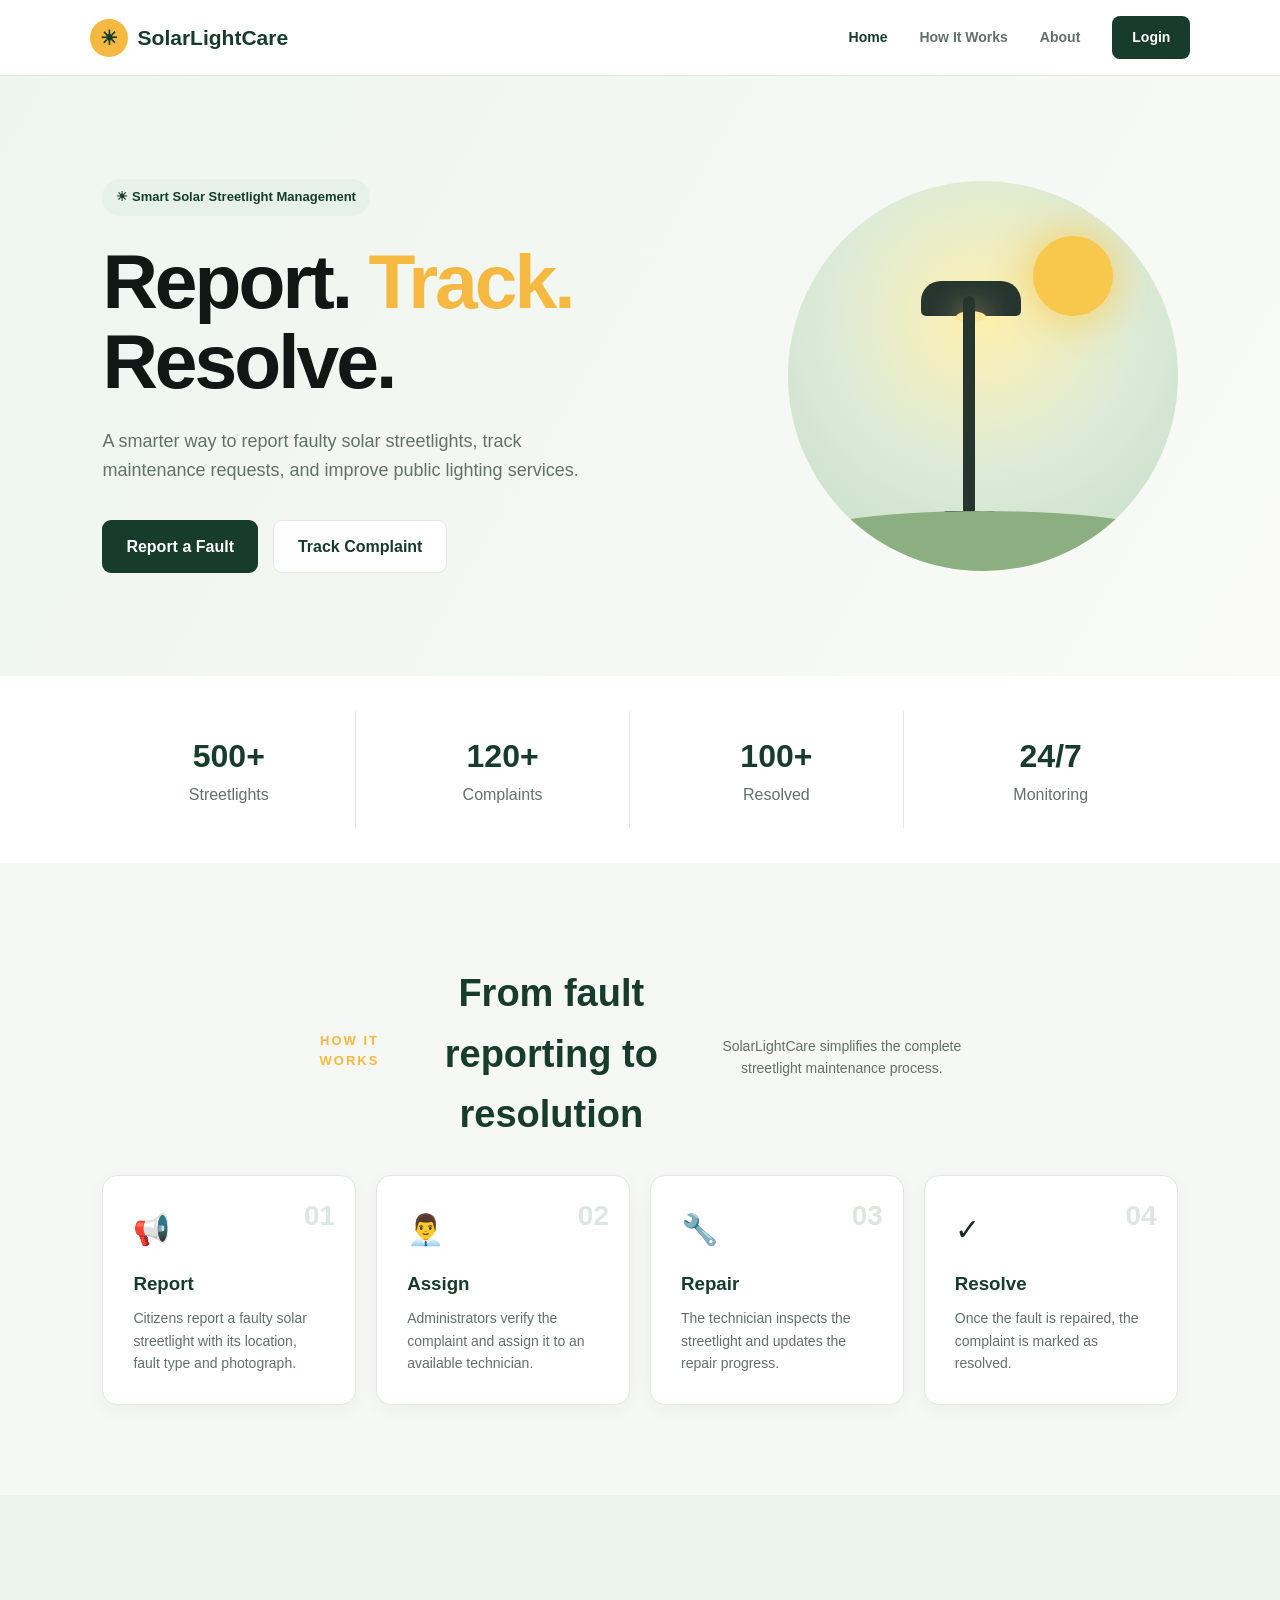
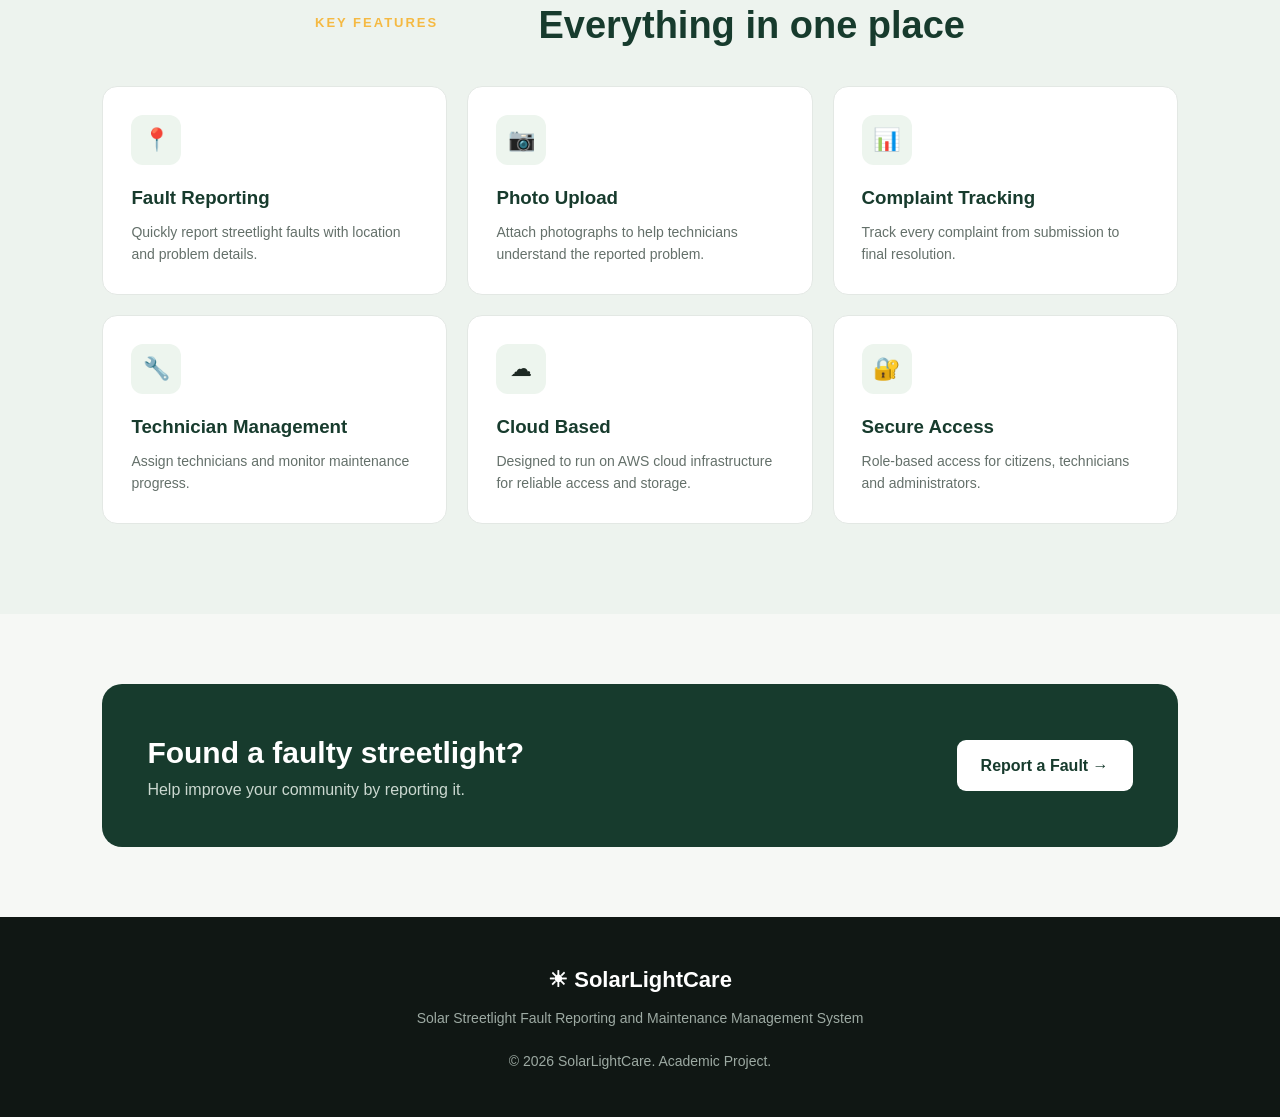
<file: SolarLightCare-Backup/frontend/index.html>
<!DOCTYPE html>
<html lang="en">
<head>
    <meta charset="UTF-8">
    <meta name="viewport" content="width=device-width, initial-scale=1.0">

    <title>SolarLightCare | Solar Streetlight Fault Management</title>

    <link rel="stylesheet" href="css/style.css">
</head>

<body>

<!-- ================= NAVBAR ================= -->

<header class="navbar">

    <div class="logo">
        <span class="logo-icon">☀</span>
        <span>SolarLightCare</span>
    </div>

    <nav>
        <a href="index.html" class="active">Home</a>
        <a href="#how-it-works">How It Works</a>
        <a href="#about">About</a>
        <a href="login.html" class="nav-login">Login</a>
    </nav>

</header>


<!-- ================= HERO ================= -->

<section class="hero">

    <div class="hero-content">

        <div class="hero-badge">
            ☀ Smart Solar Streetlight Management
        </div>

        <h1>
            Report.
            <span>Track.</span>
            Resolve.
        </h1>

        <p>
            A smarter way to report faulty solar streetlights,
            track maintenance requests, and improve public
            lighting services.
        </p>

        <div class="hero-buttons">

            <a href="login.html" class="btn btn-primary">
                Report a Fault
            </a>

            <a href="login.html" class="btn btn-secondary">
                Track Complaint
            </a>

        </div>

    </div>


    <div class="hero-visual">

        <div class="sun"></div>

        <div class="streetlight">
            <div class="light"></div>
            <div class="pole"></div>
            <div class="base"></div>
        </div>

        <div class="ground"></div>

    </div>

</section>


<!-- ================= STATS ================= -->

<section class="stats">

    <div class="stat-card">
        <h2>500+</h2>
        <p>Streetlights</p>
    </div>

    <div class="stat-card">
        <h2>120+</h2>
        <p>Complaints</p>
    </div>

    <div class="stat-card">
        <h2>100+</h2>
        <p>Resolved</p>
    </div>

    <div class="stat-card">
        <h2>24/7</h2>
        <p>Monitoring</p>
    </div>

</section>


<!-- ================= HOW IT WORKS ================= -->

<section class="section" id="how-it-works">

    <div class="section-heading">

        <span>HOW IT WORKS</span>

        <h2>
            From fault reporting to resolution
        </h2>

        <p>
            SolarLightCare simplifies the complete
            streetlight maintenance process.
        </p>

    </div>


    <div class="steps">

        <div class="step-card">

            <div class="step-number">01</div>

            <div class="step-icon">📢</div>

            <h3>Report</h3>

            <p>
                Citizens report a faulty solar streetlight
                with its location, fault type and photograph.
            </p>

        </div>


        <div class="step-card">

            <div class="step-number">02</div>

            <div class="step-icon">👨‍💼</div>

            <h3>Assign</h3>

            <p>
                Administrators verify the complaint and
                assign it to an available technician.
            </p>

        </div>


        <div class="step-card">

            <div class="step-number">03</div>

            <div class="step-icon">🔧</div>

            <h3>Repair</h3>

            <p>
                The technician inspects the streetlight
                and updates the repair progress.
            </p>

        </div>


        <div class="step-card">

            <div class="step-number">04</div>

            <div class="step-icon">✓</div>

            <h3>Resolve</h3>

            <p>
                Once the fault is repaired, the complaint
                is marked as resolved.
            </p>

        </div>

    </div>

</section>


<!-- ================= FEATURES ================= -->

<section class="section features-section" id="about">

    <div class="section-heading">

        <span>KEY FEATURES</span>

        <h2>
            Everything in one place
        </h2>

    </div>


    <div class="features">

        <div class="feature-card">

            <div class="feature-icon">📍</div>

            <h3>Fault Reporting</h3>

            <p>
                Quickly report streetlight faults
                with location and problem details.
            </p>

        </div>


        <div class="feature-card">

            <div class="feature-icon">📷</div>

            <h3>Photo Upload</h3>

            <p>
                Attach photographs to help technicians
                understand the reported problem.
            </p>

        </div>


        <div class="feature-card">

            <div class="feature-icon">📊</div>

            <h3>Complaint Tracking</h3>

            <p>
                Track every complaint from submission
                to final resolution.
            </p>

        </div>


        <div class="feature-card">

            <div class="feature-icon">🔧</div>

            <h3>Technician Management</h3>

            <p>
                Assign technicians and monitor
                maintenance progress.
            </p>

        </div>


        <div class="feature-card">

            <div class="feature-icon">☁</div>

            <h3>Cloud Based</h3>

            <p>
                Designed to run on AWS cloud infrastructure
                for reliable access and storage.
            </p>

        </div>


        <div class="feature-card">

            <div class="feature-icon">🔐</div>

            <h3>Secure Access</h3>

            <p>
                Role-based access for citizens,
                technicians and administrators.
            </p>

        </div>

    </div>

</section>


<!-- ================= CTA ================= -->

<section class="cta">

    <div>

        <h2>
            Found a faulty streetlight?
        </h2>

        <p>
            Help improve your community by reporting it.
        </p>

    </div>

    <a href="login.html" class="btn btn-light">
        Report a Fault →
    </a>

</section>


<!-- ================= FOOTER ================= -->

<footer>

    <div class="footer-logo">
        ☀ SolarLightCare
    </div>

    <p>
        Solar Streetlight Fault Reporting and
        Maintenance Management System
    </p>

    <p class="copyright">
        © 2026 SolarLightCare. Academic Project.
    </p>

</footer>


<script src="js/app.js"></script>


</body>
</html>
</file>
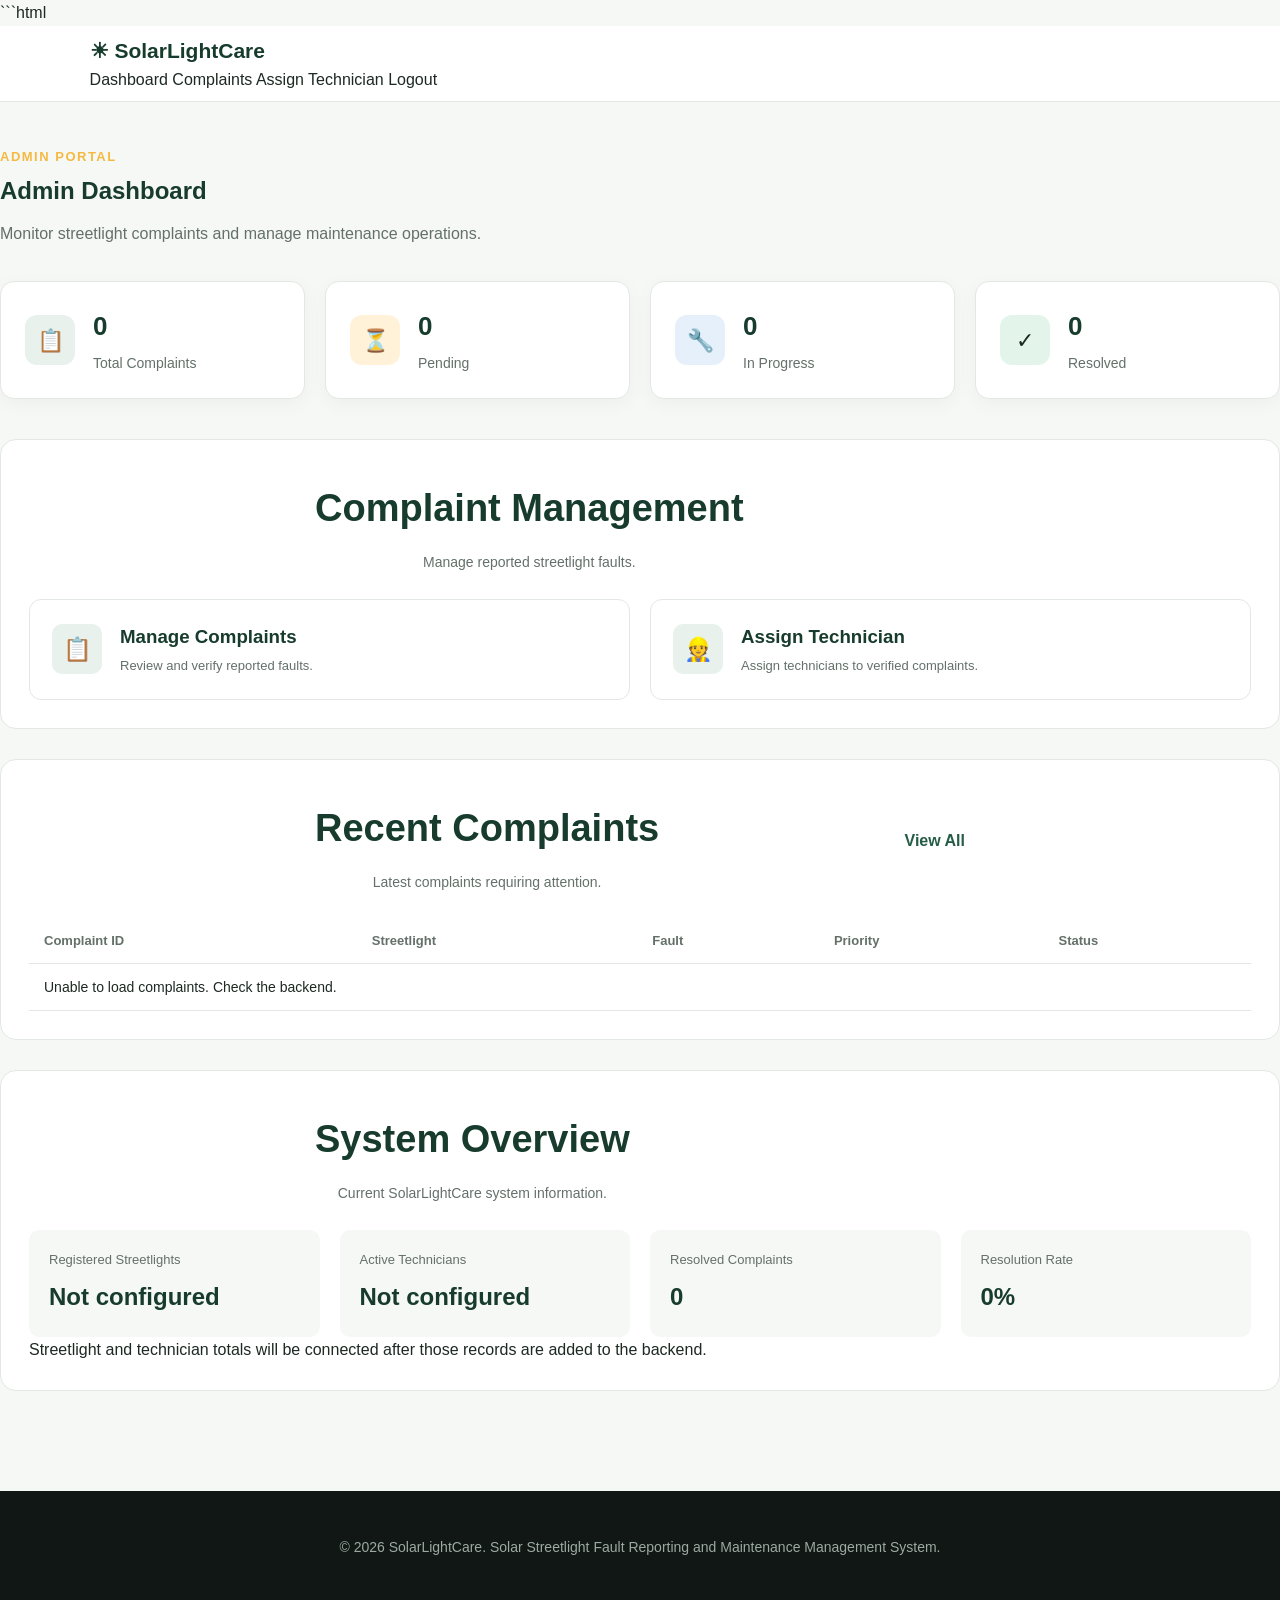
<file: SolarLightCare-Backup/frontend/admin-dashboard.html>
```html
<!DOCTYPE html>
<html lang="en">

<head>
    <meta charset="UTF-8">
    <meta name="viewport" content="width=device-width, initial-scale=1.0">

    <title>Admin Dashboard - SolarLightCare</title>

    <link rel="stylesheet" href="css/style.css">
</head>

<body>

    <!-- Navigation -->
    <nav class="navbar">
        <div class="container nav-container">

            <a href="index.html" class="logo">
                ☀ SolarLightCare
            </a>

            <div class="nav-links">
                <a href="admin-dashboard.html">Dashboard</a>
                <a href="manage-complaints.html">Complaints</a>
                <a href="assign-technician.html">Assign Technician</a>
                <a href="index.html">Logout</a>
            </div>

        </div>
    </nav>

    <!-- Admin Dashboard -->
    <main class="admin-page">
        <div class="container">

            <!-- Header -->
            <section class="admin-header">
                <div>
                    <p class="dashboard-label">ADMIN PORTAL</p>

                    <h1>Admin Dashboard</h1>

                    <p>
                        Monitor streetlight complaints and manage
                        maintenance operations.
                    </p>
                </div>
            </section>

            <!-- Statistics -->
            <section class="dashboard-stats">

                <div class="dashboard-stat-card">
                    <div class="stat-icon">📋</div>

                    <div>
                        <h3 id="total-complaints">0</h3>
                        <p>Total Complaints</p>
                    </div>
                </div>

                <div class="dashboard-stat-card">
                    <div class="stat-icon warning">⏳</div>

                    <div>
                        <h3 id="pending-complaints">0</h3>
                        <p>Pending</p>
                    </div>
                </div>

                <div class="dashboard-stat-card">
                    <div class="stat-icon info">🔧</div>

                    <div>
                        <h3 id="in-progress-complaints">0</h3>
                        <p>In Progress</p>
                    </div>
                </div>

                <div class="dashboard-stat-card">
                    <div class="stat-icon success">✓</div>

                    <div>
                        <h3 id="resolved-complaints">0</h3>
                        <p>Resolved</p>
                    </div>
                </div>

            </section>

            <!-- Management Actions -->
            <section class="dashboard-section">

                <div class="section-heading">
                    <div>
                        <h2>Complaint Management</h2>

                        <p>
                            Manage reported streetlight faults.
                        </p>
                    </div>
                </div>

                <div class="admin-actions">

                    <a href="manage-complaints.html"
                       class="admin-action-card">

                        <div class="admin-action-icon">📋</div>

                        <div>
                            <h3>Manage Complaints</h3>

                            <p>
                                Review and verify reported faults.
                            </p>
                        </div>

                    </a>

                    <a href="assign-technician.html"
                       class="admin-action-card">

                        <div class="admin-action-icon">👷</div>

                        <div>
                            <h3>Assign Technician</h3>

                            <p>
                                Assign technicians to verified complaints.
                            </p>
                        </div>

                    </a>

                </div>
            </section>

            <!-- Recent Complaints -->
            <section class="dashboard-section">

                <div class="section-heading">
                    <div>
                        <h2>Recent Complaints</h2>

                        <p>
                            Latest complaints requiring attention.
                        </p>
                    </div>

                    <a href="manage-complaints.html">View All</a>
                </div>

                <div class="complaints-table-wrapper">

                    <table class="complaints-table"
                           id="dashboard-complaints-table">

                        <thead>
                            <tr>
                                <th>Complaint ID</th>
                                <th>Streetlight</th>
                                <th>Fault</th>
                                <th>Priority</th>
                                <th>Status</th>
                            </tr>
                        </thead>

                        <tbody id="recent-complaints-body">
                            <tr>
                                <td colspan="5">Loading complaints...</td>
                            </tr>
                        </tbody>

                    </table>

                </div>
            </section>

            <!-- System Overview -->
            <section class="dashboard-section">

                <div class="section-heading">
                    <div>
                        <h2>System Overview</h2>

                        <p>
                            Current SolarLightCare system information.
                        </p>
                    </div>
                </div>

                <div class="system-overview">

                    <div>
                        <span>Registered Streetlights</span>
                        <strong>Not configured</strong>
                    </div>

                    <div>
                        <span>Active Technicians</span>
                        <strong>Not configured</strong>
                    </div>

                    <div>
                        <span>Resolved Complaints</span>
                        <strong id="overview-resolved">0</strong>
                    </div>

                    <div>
                        <span>Resolution Rate</span>
                        <strong id="resolution-rate">0%</strong>
                    </div>

                </div>

                <p class="dashboard-note">
                    Streetlight and technician totals will be connected
                    after those records are added to the backend.
                </p>

            </section>

        </div>
    </main>

    <!-- Footer -->
    <footer class="footer">
        <div class="container">
            <p>
                © 2026 SolarLightCare. Solar Streetlight Fault Reporting
                and Maintenance Management System.
            </p>
        </div>
    </footer>

    <script src="js/app.js"></script>

</body>
</html>
```
</file>
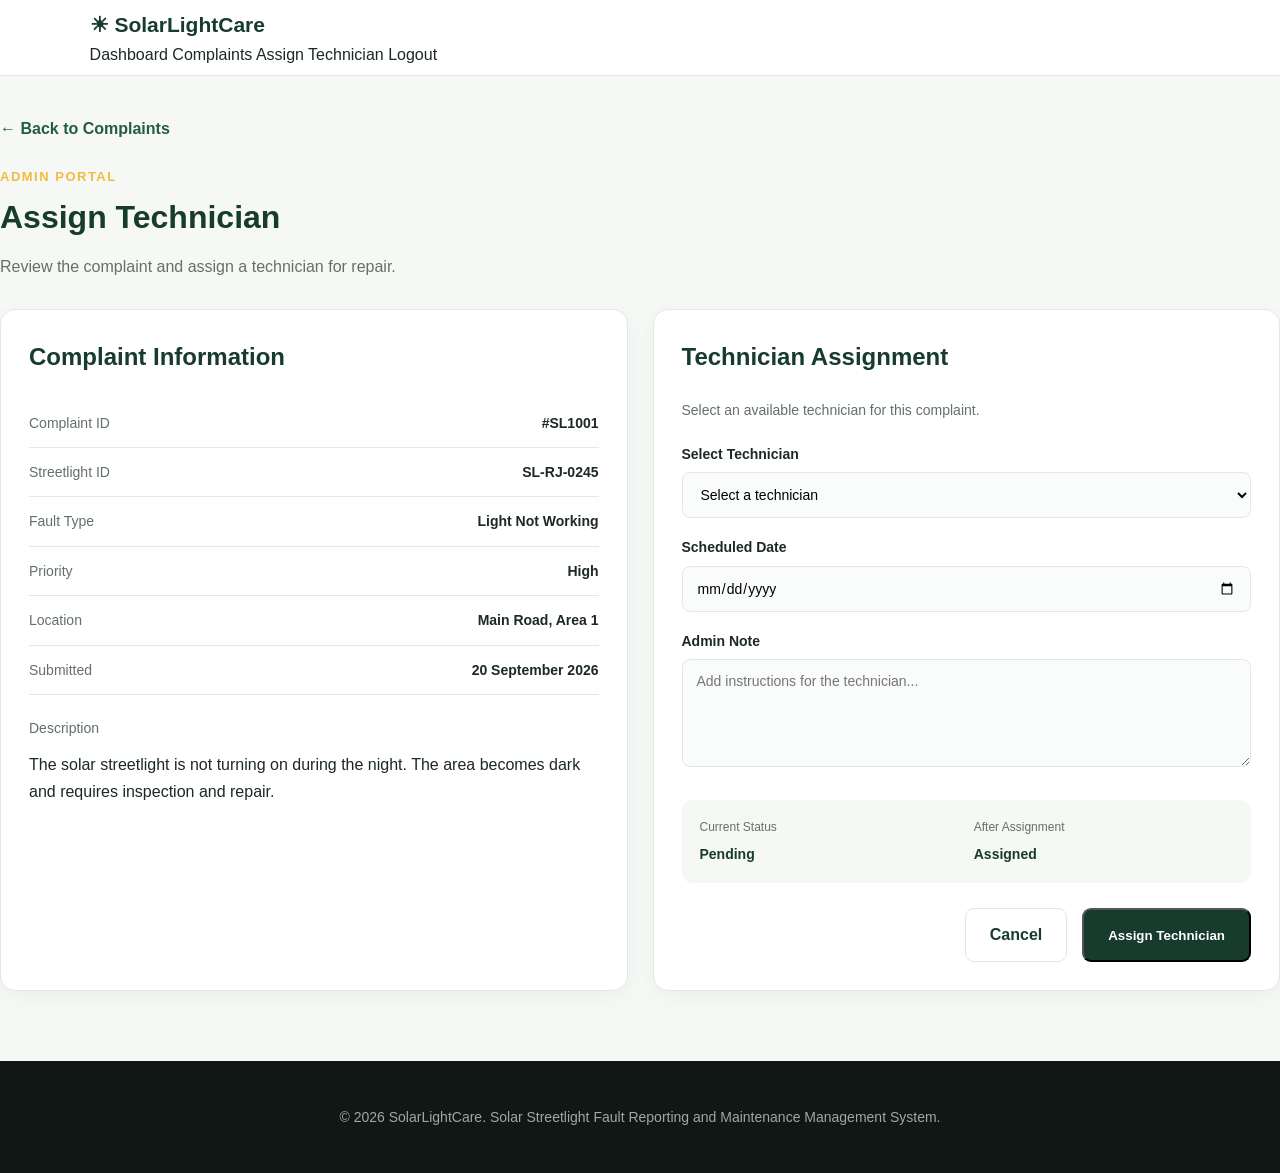
<file: SolarLightCare-Backup/frontend/assign-technician.html>
<!DOCTYPE html>
<html lang="en">

<head>
    <meta charset="UTF-8">
    <meta name="viewport" content="width=device-width, initial-scale=1.0">

    <title>Assign Technician - SolarLightCare</title>

    <link rel="stylesheet" href="css/style.css">
</head>

<body>

    <!-- Navigation -->
    <nav class="navbar">

        <div class="container nav-container">

            <a href="index.html" class="logo">
                ☀ SolarLightCare
            </a>

            <div class="nav-links">
                <a href="admin-dashboard.html">Dashboard</a>
                <a href="manage-complaints.html">Complaints</a>
                <a href="assign-technician.html">Assign Technician</a>
                <a href="index.html">Logout</a>
            </div>

        </div>

    </nav>


    <!-- Assign Technician -->
    <main class="assign-page">

        <div class="container">

            <a href="manage-complaints.html" class="back-link">
                ← Back to Complaints
            </a>


            <div class="assign-header">

                <div>

                    <p class="dashboard-label">
                        ADMIN PORTAL
                    </p>

                    <h1>Assign Technician</h1>

                    <p>
                        Review the complaint and assign a technician
                        for repair.
                    </p>

                </div>

            </div>


            <div class="assign-grid">

                <!-- Complaint Information -->
                <section class="details-card">

                    <h2>Complaint Information</h2>


                    <div class="detail-row">

                        <span>Complaint ID</span>

                        <strong>#SL1001</strong>

                    </div>


                    <div class="detail-row">

                        <span>Streetlight ID</span>

                        <strong>SL-RJ-0245</strong>

                    </div>


                    <div class="detail-row">

                        <span>Fault Type</span>

                        <strong>Light Not Working</strong>

                    </div>


                    <div class="detail-row">

                        <span>Priority</span>

                        <strong class="priority-high">
                            High
                        </strong>

                    </div>


                    <div class="detail-row">

                        <span>Location</span>

                        <strong>
                            Main Road, Area 1
                        </strong>

                    </div>


                    <div class="detail-row">

                        <span>Submitted</span>

                        <strong>
                            20 September 2026
                        </strong>

                    </div>


                    <div class="detail-description">

                        <span>Description</span>

                        <p>
                            The solar streetlight is not turning on
                            during the night. The area becomes dark
                            and requires inspection and repair.
                        </p>

                    </div>

                </section>


                <!-- Assignment Form -->
                <section class="details-card">

                    <h2>Technician Assignment</h2>

                    <p class="form-section-description">
                        Select an available technician for this complaint.
                    </p>


                    <form action="#" method="post">

                        <div class="form-group">

                            <label for="technician">
                                Select Technician
                            </label>

                            <select
                                id="technician"
                                name="technician"
                                required
                            >

                                <option value="">
                                    Select a technician
                                </option>

                                <option value="tech001">
                                    Ravi Kumar — Available
                                </option>

                                <option value="tech002">
                                    Suresh Reddy — Available
                                </option>

                                <option value="tech003">
                                    Arjun Rao — Busy
                                </option>

                                <option value="tech004">
                                    Naveen Kumar — Available
                                </option>

                            </select>

                        </div>


                        <div class="form-group">

                            <label for="scheduled-date">
                                Scheduled Date
                            </label>

                            <input
                                type="date"
                                id="scheduled-date"
                                name="scheduledDate"
                                required
                            >

                        </div>


                        <div class="form-group">

                            <label for="admin-note">
                                Admin Note
                            </label>

                            <textarea
                                id="admin-note"
                                name="adminNote"
                                rows="5"
                                placeholder="Add instructions for the technician..."
                            ></textarea>

                        </div>


                        <div class="assignment-summary">

                            <div>
                                <span>Current Status</span>

                                <strong>
                                    Pending
                                </strong>
                            </div>


                            <div>
                                <span>After Assignment</span>

                                <strong>
                                    Assigned
                                </strong>
                            </div>

                        </div>


                        <div class="form-actions">

                            <a
                                href="manage-complaints.html"
                                class="btn btn-secondary"
                            >
                                Cancel
                            </a>

                            <button
                                type="submit"
                                class="btn btn-primary"
                            >
                                Assign Technician
                            </button>

                        </div>

                    </form>

                </section>

            </div>

        </div>

    </main>


    <!-- Footer -->
    <footer class="footer">

        <div class="container">

            <p>
                © 2026 SolarLightCare. Solar Streetlight Fault Reporting
                and Maintenance Management System.
            </p>

        </div>

    </footer>
    <script src="js/app.js"></script>

</body>

</html>
</file>
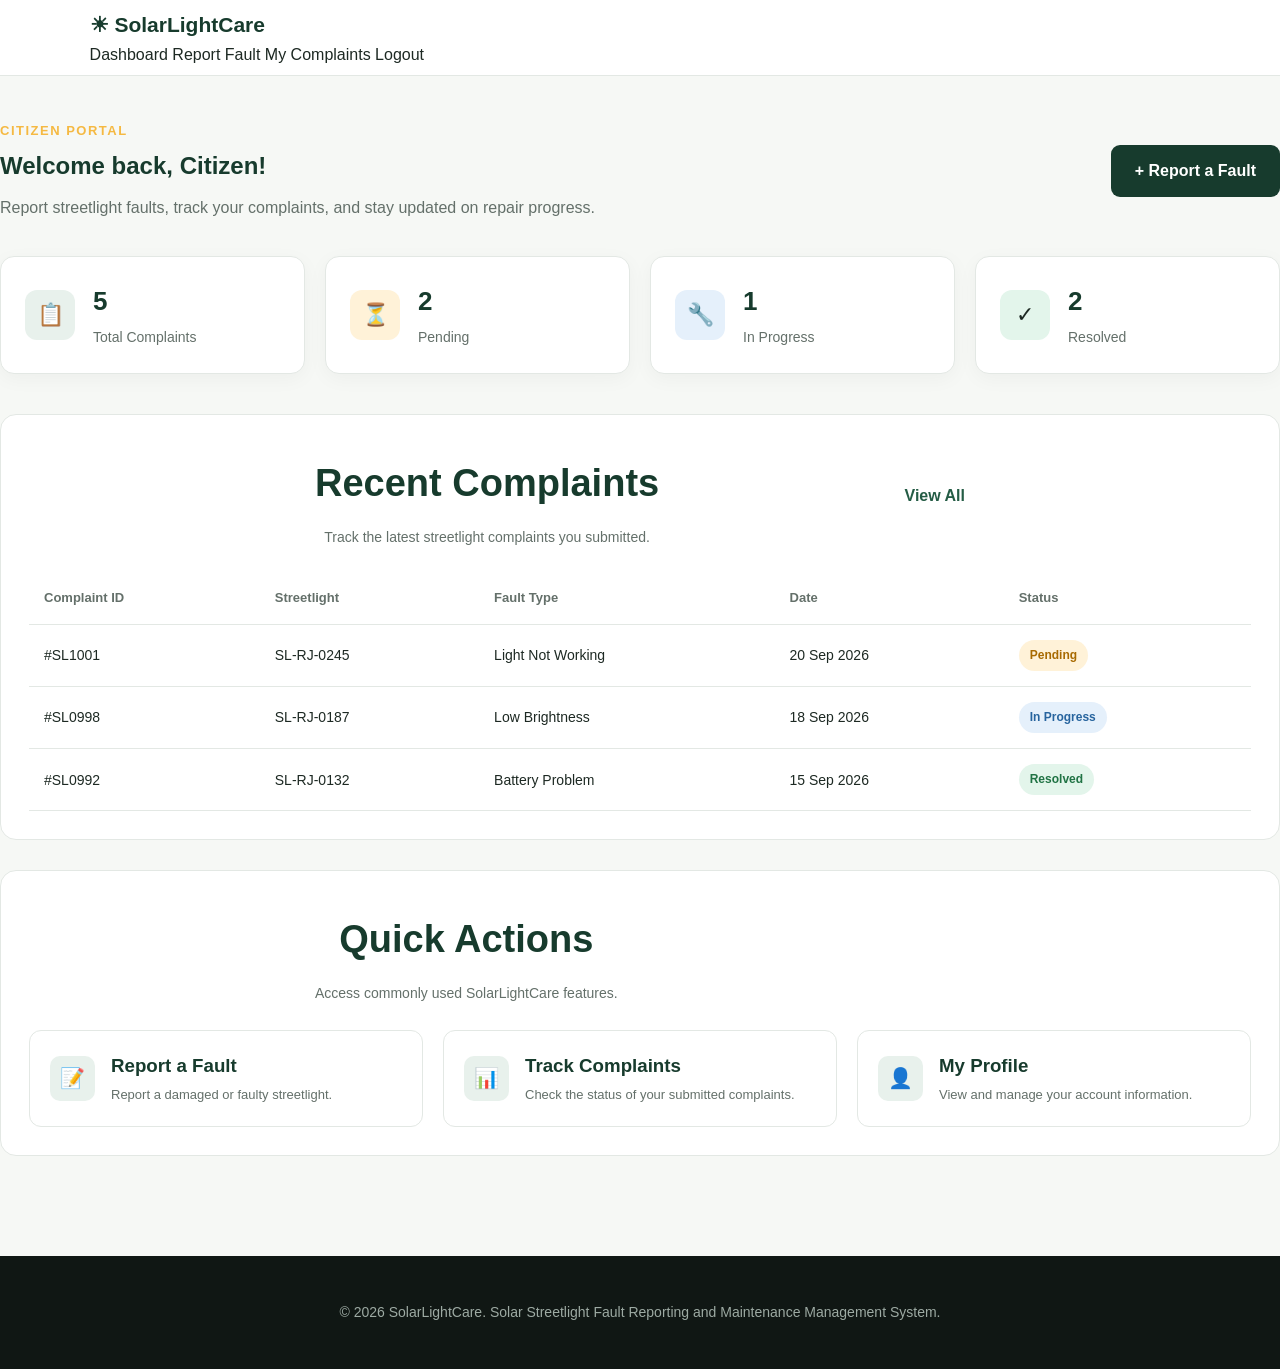
<file: SolarLightCare-Backup/frontend/citizen-dashboard.html>
<!DOCTYPE html>
<html lang="en">
<head>
    <meta charset="UTF-8">
    <meta name="viewport" content="width=device-width, initial-scale=1.0">

    <title>Citizen Dashboard - SolarLightCare</title>

    <link rel="stylesheet" href="css/style.css">
</head>

<body>

    <!-- Navigation -->
    <nav class="navbar">

        <div class="container nav-container">

            <a href="index.html" class="logo">
                ☀ SolarLightCare
            </a>

            <div class="nav-links">
                <a href="citizen-dashboard.html">Dashboard</a>
                <a href="report-complaint.html">Report Fault</a>
                <a href="my-complaints.html">My Complaints</a>
                <a href="index.html">Logout</a>
            </div>

        </div>

    </nav>


    <!-- Dashboard -->
    <main class="dashboard-page">

        <div class="container">

            <!-- Welcome Section -->
            <section class="dashboard-header">

                <div>
                    <p class="dashboard-label">CITIZEN PORTAL</p>

                    <h1>Welcome back, Citizen!</h1>

                    <p>
                        Report streetlight faults, track your complaints,
                        and stay updated on repair progress.
                    </p>
                </div>

                <a href="report-complaint.html" class="btn btn-primary">
                    + Report a Fault
                </a>

            </section>


            <!-- Statistics -->
            <section class="dashboard-stats">

                <div class="dashboard-stat-card">

                    <div class="stat-icon">
                        📋
                    </div>

                    <div>
                        <h3>5</h3>
                        <p>Total Complaints</p>
                    </div>

                </div>


                <div class="dashboard-stat-card">

                    <div class="stat-icon warning">
                        ⏳
                    </div>

                    <div>
                        <h3>2</h3>
                        <p>Pending</p>
                    </div>

                </div>


                <div class="dashboard-stat-card">

                    <div class="stat-icon info">
                        🔧
                    </div>

                    <div>
                        <h3>1</h3>
                        <p>In Progress</p>
                    </div>

                </div>


                <div class="dashboard-stat-card">

                    <div class="stat-icon success">
                        ✓
                    </div>

                    <div>
                        <h3>2</h3>
                        <p>Resolved</p>
                    </div>

                </div>

            </section>


            <!-- Recent Complaints -->
            <section class="dashboard-section">

                <div class="section-heading">

                    <div>
                        <h2>Recent Complaints</h2>

                        <p>
                            Track the latest streetlight complaints you submitted.
                        </p>
                    </div>

                    <a href="my-complaints.html">
                        View All
                    </a>

                </div>


                <div class="complaints-table-wrapper">

                    <table class="complaints-table">

                        <thead>

                            <tr>
                                <th>Complaint ID</th>
                                <th>Streetlight</th>
                                <th>Fault Type</th>
                                <th>Date</th>
                                <th>Status</th>
                            </tr>

                        </thead>


                        <tbody>

                            <tr>

                                <td>#SL1001</td>

                                <td>SL-RJ-0245</td>

                                <td>Light Not Working</td>

                                <td>20 Sep 2026</td>

                                <td>
                                    <span class="status-badge status-pending">
                                        Pending
                                    </span>
                                </td>

                            </tr>


                            <tr>

                                <td>#SL0998</td>

                                <td>SL-RJ-0187</td>

                                <td>Low Brightness</td>

                                <td>18 Sep 2026</td>

                                <td>
                                    <span class="status-badge status-progress">
                                        In Progress
                                    </span>
                                </td>

                            </tr>


                            <tr>

                                <td>#SL0992</td>

                                <td>SL-RJ-0132</td>

                                <td>Battery Problem</td>

                                <td>15 Sep 2026</td>

                                <td>
                                    <span class="status-badge status-resolved">
                                        Resolved
                                    </span>
                                </td>

                            </tr>

                        </tbody>

                    </table>

                </div>

            </section>


            <!-- Quick Actions -->
            <section class="dashboard-section">

                <div class="section-heading">

                    <div>
                        <h2>Quick Actions</h2>

                        <p>
                            Access commonly used SolarLightCare features.
                        </p>
                    </div>

                </div>


                <div class="quick-actions">

                    <a href="report-complaint.html" class="quick-action-card">

                        <div class="quick-action-icon">
                            📝
                        </div>

                        <div>
                            <h3>Report a Fault</h3>

                            <p>
                                Report a damaged or faulty streetlight.
                            </p>
                        </div>

                    </a>


                    <a href="my-complaints.html" class="quick-action-card">

                        <div class="quick-action-icon">
                            📊
                        </div>

                        <div>
                            <h3>Track Complaints</h3>

                            <p>
                                Check the status of your submitted complaints.
                            </p>
                        </div>

                    </a>


                    <a href="#" class="quick-action-card">

                        <div class="quick-action-icon">
                            👤
                        </div>

                        <div>
                            <h3>My Profile</h3>

                            <p>
                                View and manage your account information.
                            </p>
                        </div>

                    </a>

                </div>

            </section>

        </div>

    </main>


    <!-- Footer -->
    <footer class="footer">

        <div class="container">

            <p>
                © 2026 SolarLightCare. Solar Streetlight Fault Reporting
                and Maintenance Management System.
            </p>

        </div>

    </footer>
    <script src="js/app.js"></script>


</body>
</html>
</file>
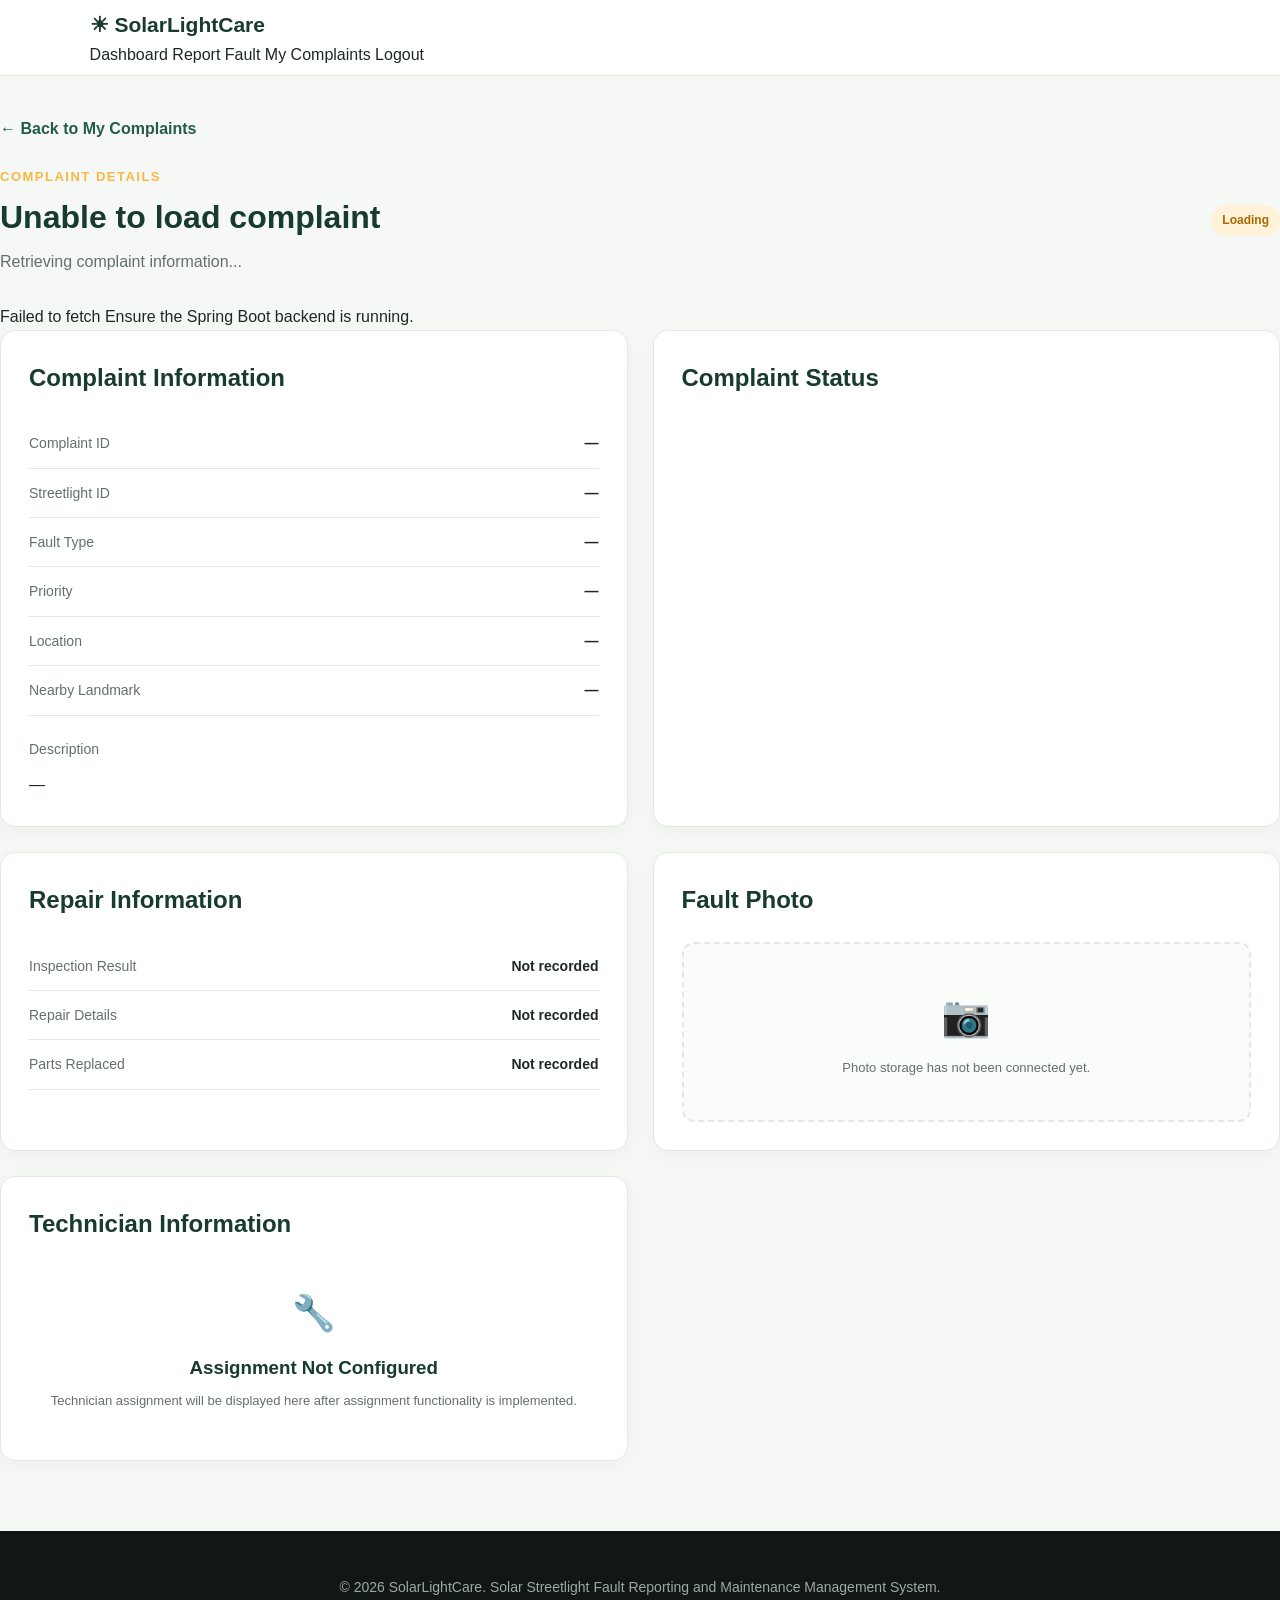
<file: SolarLightCare-Backup/frontend/complaint-details.html>
<!DOCTYPE html>
<html lang="en">

<head>
    <meta charset="UTF-8">
    <meta name="viewport" content="width=device-width, initial-scale=1.0">
    <title>Complaint Details - SolarLightCare</title>
    <link rel="stylesheet" href="css/style.css">
</head>

<body>

<!-- Navigation -->
<nav class="navbar">
    <div class="container nav-container">
        <a href="index.html" class="logo">☀ SolarLightCare</a>
        <div class="nav-links">
            <a href="citizen-dashboard.html">Dashboard</a>
            <a href="report-complaint.html">Report Fault</a>
            <a href="my-complaints.html">My Complaints</a>
            <a href="index.html">Logout</a>
        </div>
    </div>
</nav>

<!-- Complaint Details -->
<main class="complaint-details-page">
    <div class="container">

        <a href="my-complaints.html" class="back-link">
            ← Back to My Complaints
        </a>

        <!-- Dynamic Header -->
        <div class="details-header">
            <div>
                <p class="dashboard-label">COMPLAINT DETAILS</p>
                <h1 id="detail-heading">Loading complaint...</h1>
                <p id="submitted-date">Retrieving complaint information...</p>
            </div>
            <span id="detail-status" class="status-badge status-pending">
                    Loading
                </span>
        </div>

        <p id="detail-message" role="status"></p>

        <div class="details-grid">

            <!-- Complaint Information -->
            <section class="details-card">
                <h2>Complaint Information</h2>

                <div class="detail-row">
                    <span>Complaint ID</span>
                    <strong id="detail-id">—</strong>
                </div>

                <div class="detail-row">
                    <span>Streetlight ID</span>
                    <strong id="detail-streetlight">—</strong>
                </div>

                <div class="detail-row">
                    <span>Fault Type</span>
                    <strong id="detail-fault">—</strong>
                </div>

                <div class="detail-row">
                    <span>Priority</span>
                    <strong id="detail-priority">—</strong>
                </div>

                <div class="detail-row">
                    <span>Location</span>
                    <strong id="detail-location">—</strong>
                </div>

                <div class="detail-row">
                    <span>Nearby Landmark</span>
                    <strong id="detail-landmark">—</strong>
                </div>

                <div class="detail-description">
                    <span>Description</span>
                    <p id="detail-description">—</p>
                </div>
            </section>

            <!-- Status Timeline -->
            <section class="details-card">
                <h2>Complaint Status</h2>
                <div class="timeline" id="detail-timeline"></div>
            </section>

            <!-- Repair Information -->
            <section class="details-card">
                <h2>Repair Information</h2>

                <div class="detail-row">
                    <span>Inspection Result</span>
                    <strong id="detail-inspection">Not recorded</strong>
                </div>

                <div class="detail-row">
                    <span>Repair Details</span>
                    <strong id="detail-repair">Not recorded</strong>
                </div>

                <div class="detail-row">
                    <span>Parts Replaced</span>
                    <strong id="detail-parts">Not recorded</strong>
                </div>
            </section>

            <!-- Photo -->
            <section class="details-card">
                <h2>Fault Photo</h2>
                <div class="photo-placeholder">
                    <div>📷</div>
                    <p>Photo storage has not been connected yet.</p>
                </div>
            </section>

            <!-- Technician Information -->
            <section class="details-card">
                <h2>Technician Information</h2>
                <div class="not-assigned">
                    <div>🔧</div>
                    <h3>Assignment Not Configured</h3>
                    <p>Technician assignment will be displayed here after assignment functionality is implemented.</p>
                </div>
            </section>

        </div>
    </div>
</main>

<!-- Footer -->
<footer class="footer">
    <div class="container">
        <p>
            © 2026 SolarLightCare. Solar Streetlight Fault Reporting
            and Maintenance Management System.
        </p>
    </div>
</footer>

<script>
    const API_URL = "http://localhost:8080/api/complaints";

    // Supports URLs such as complaint-details.html?id=1
    const params = new URLSearchParams(window.location.search);
    const complaintId = params.get("id") || "1";

    const timelineSteps = [
        {
            status: "SUBMITTED",
            title: "Complaint Submitted",
            description: "The complaint has been submitted."
        },
        {
            status: "VERIFIED",
            title: "Verification",
            description: "The complaint has been verified by the administrator."
        },
        {
            status: "ASSIGNED",
            title: "Technician Assigned",
            description: "The complaint has been assigned for maintenance."
        },
        {
            status: "IN_PROGRESS",
            title: "Repair",
            description: "Inspection or repair work is in progress."
        },
        {
            status: "RESOLVED",
            title: "Resolved",
            description: "The repair work has been completed."
        },
        {
            status: "CLOSED",
            title: "Closed",
            description: "The complaint has been closed."
        }
    ];

    function showValue(value) {
        return value === null || value === undefined || String(value).trim() === ""
            ? "Not recorded"
            : String(value);
    }

    function formatFault(value) {
        if (!value) return "Not recorded";

        return value
            .replace(/[-_]/g, " ")
            .replace(/\b\w/g, character => character.toUpperCase());
    }

    function setText(id, value) {
        document.getElementById(id).textContent = showValue(value);
    }

    function renderTimeline(status) {
        const timeline = document.getElementById("detail-timeline");
        timeline.replaceChildren();

        if (status === "REJECTED") {
            const item = document.createElement("div");
            item.className = "timeline-item active";

            const dot = document.createElement("div");
            dot.className = "timeline-dot";

            const content = document.createElement("div");
            const heading = document.createElement("h3");
            heading.textContent = "Complaint Rejected";

            const description = document.createElement("small");
            description.textContent = "The complaint has been rejected.";

            content.append(heading, description);
            item.append(dot, content);
            timeline.append(item);
            return;
        }

        const currentIndex = timelineSteps.findIndex(
            step => step.status === status
        );

        timelineSteps.forEach((step, index) => {
            const item = document.createElement("div");
            item.className = "timeline-item";

            if (currentIndex >= 0 && index <= currentIndex) {
                item.classList.add("active");
            }

            const dot = document.createElement("div");
            dot.className = "timeline-dot";

            const content = document.createElement("div");

            const heading = document.createElement("h3");
            heading.textContent = step.title;

            const progress = document.createElement("p");

            if (index < currentIndex) {
                progress.textContent = "Completed";
            } else if (index === currentIndex) {
                progress.textContent = "Current status";
            } else {
                progress.textContent = "Waiting";
            }

            const description = document.createElement("small");
            description.textContent = step.description;

            content.append(heading, progress, description);
            item.append(dot, content);
            timeline.append(item);
        });
    }

    async function loadComplaintDetails() {
        const message = document.getElementById("detail-message");

        try {
            const response = await fetch(
                `${API_URL}/${encodeURIComponent(complaintId)}`
            );

            if (!response.ok) {
                throw new Error(
                    response.status === 404
                        ? "Complaint not found. Check the complaint ID."
                        : `Could not load complaint (HTTP ${response.status}).`
                );
            }

            const complaint = await response.json();
            const status = (complaint.status || "SUBMITTED").toUpperCase();

            document.getElementById("detail-heading").textContent =
                `Complaint #${complaint.id}`;

            setText("submitted-date", "Submission date is not recorded in the database");
            setText("detail-id", `#${complaint.id}`);
            setText("detail-streetlight", complaint.streetlightId);
            setText("detail-fault", formatFault(complaint.faultType));
            setText("detail-priority", complaint.priority);
            setText("detail-location", complaint.location);
            setText("detail-landmark", complaint.landmark);
            setText("detail-description", complaint.description);

            setText("detail-inspection", complaint.inspectionResult);
            setText("detail-repair", complaint.repairDetails);
            setText("detail-parts", complaint.partsReplaced);

            const badge = document.getElementById("detail-status");
            badge.textContent = formatFault(status);
            badge.className = "status-badge";

            const badgeClass = {
                SUBMITTED: "status-pending",
                VERIFIED: "status-pending",
                ASSIGNED: "status-pending",
                IN_PROGRESS: "status-in-progress",
                RESOLVED: "status-resolved",
                CLOSED: "status-resolved",
                REJECTED: "status-rejected"
            };

            badge.classList.add(badgeClass[status] || "status-pending");

            renderTimeline(status);
            message.textContent = "";

        } catch (error) {
            console.error("Failed to load complaint:", error);
            message.textContent =
                `${error.message} Ensure the Spring Boot backend is running.`;
            document.getElementById("detail-heading").textContent =
                "Unable to load complaint";
        }
    }

    loadComplaintDetails();
</script>

</body>
</html>
</file>
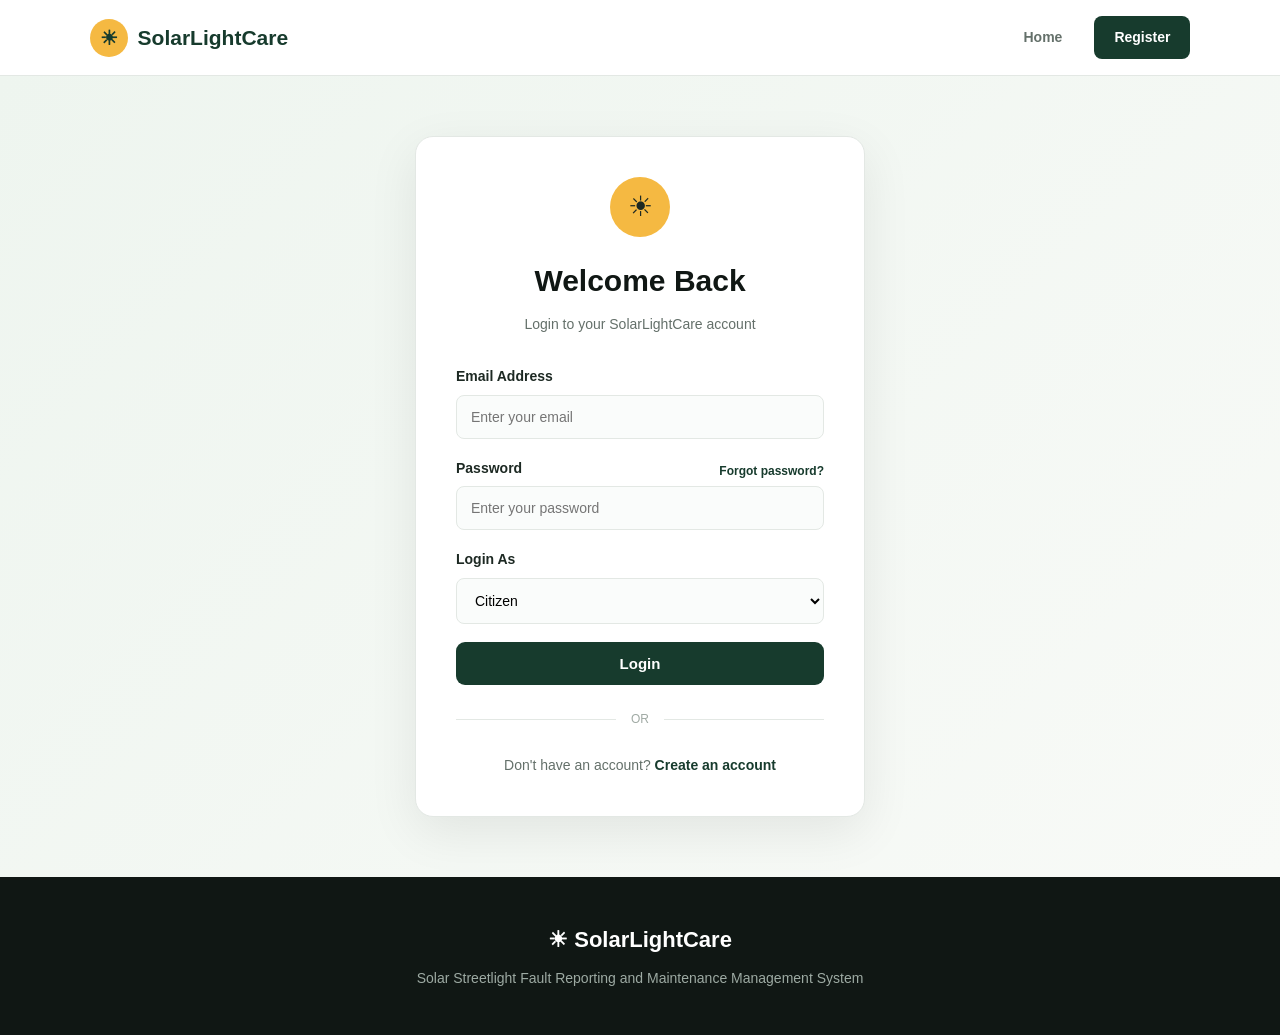
<file: SolarLightCare-Backup/frontend/login.html>
<!DOCTYPE html>
<html lang="en">

<head>
    <meta charset="UTF-8">
    <meta name="viewport" content="width=device-width, initial-scale=1.0">

    <title>Login | SolarLightCare</title>

    <link rel="stylesheet" href="css/style.css">
</head>

<body class="auth-page">

<!-- ================= NAVBAR ================= -->

<header class="navbar">

    <div class="logo">
        <span class="logo-icon">☀</span>
        <span>SolarLightCare</span>
    </div>

    <nav>
        <a href="index.html">Home</a>
        <a href="register.html" class="nav-login">Register</a>
    </nav>

</header>


<!-- ================= LOGIN ================= -->

<main class="auth-container">

    <div class="auth-card">

        <div class="auth-icon">
            ☀
        </div>

        <h1>Welcome Back</h1>

        <p class="auth-subtitle">
            Login to your SolarLightCare account
        </p>


        <form id="loginForm">

            <!-- EMAIL -->

            <div class="form-group">

                <label for="email">
                    Email Address
                </label>

                <input
                    type="email"
                    id="email"
                    name="email"
                    placeholder="Enter your email"
                    required
                >

            </div>


            <!-- PASSWORD -->

            <div class="form-group">

                <div class="label-row">

                    <label for="password">
                        Password
                    </label>

                    <a href="#" class="forgot-password">
                        Forgot password?
                    </a>

                </div>

                <input
                    type="password"
                    id="password"
                    name="password"
                    placeholder="Enter your password"
                    required
                >

            </div>


            <!-- ROLE -->

            <div class="form-group">

                <label for="role">
                    Login As
                </label>

                <select id="role" name="role">

                    <option value="citizen">
                        Citizen
                    </option>

                    <option value="admin">
                        Administrator
                    </option>

                    <option value="technician">
                        Technician
                    </option>

                </select>

            </div>


            <!-- LOGIN BUTTON -->

            <button
                type="submit"
                class="btn btn-primary auth-button"
            >
                Login
            </button>

        </form>


        <div class="auth-divider">
            <span>OR</span>
        </div>


        <p class="register-text">

            Don't have an account?

            <a href="register.html">
                Create an account
            </a>

        </p>

    </div>

</main>


<!-- ================= FOOTER ================= -->

<footer>

    <div class="footer-logo">
        ☀ SolarLightCare
    </div>

    <p>
        Solar Streetlight Fault Reporting and
        Maintenance Management System
    </p>

</footer>
<script src="js/app.js"></script>

</body>
</html>
</file>
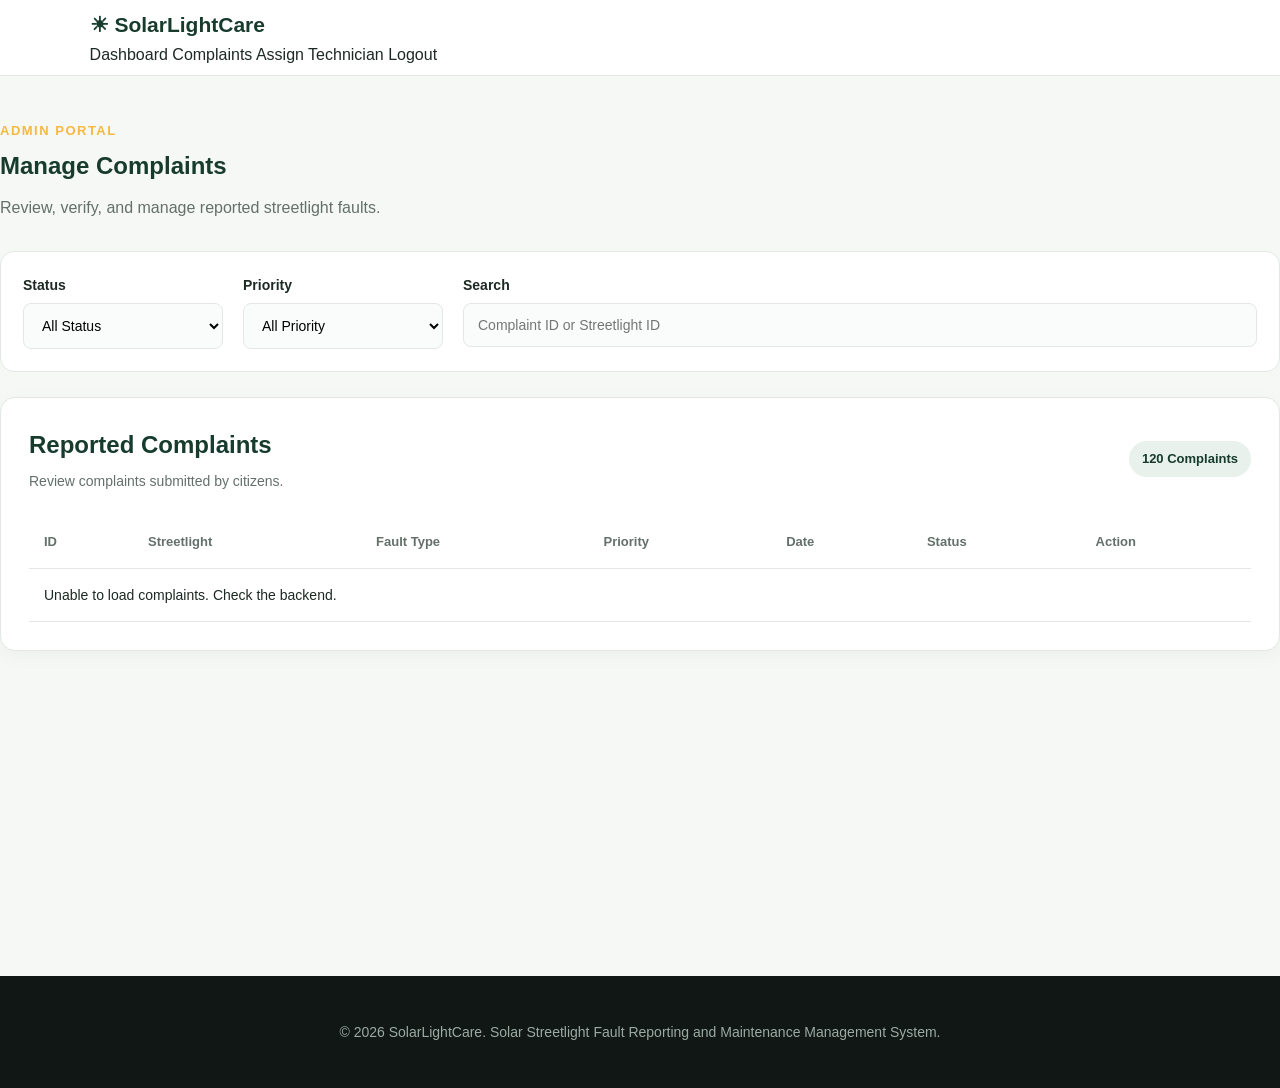
<file: SolarLightCare-Backup/frontend/manage-complaints.html>
<!DOCTYPE html>
<html lang="en">

<head>
    <meta charset="UTF-8">
    <meta name="viewport" content="width=device-width, initial-scale=1.0">

    <title>Manage Complaints - SolarLightCare</title>

    <link rel="stylesheet" href="css/style.css">
</head>

<body>

    <!-- Navigation -->
    <nav class="navbar">

        <div class="container nav-container">

            <a href="index.html" class="logo">
                ☀ SolarLightCare
            </a>

            <div class="nav-links">
                <a href="admin-dashboard.html">Dashboard</a>
                <a href="manage-complaints.html">Complaints</a>
                <a href="assign-technician.html">Assign Technician</a>
                <a href="index.html">Logout</a>
            </div>

        </div>

    </nav>


    <!-- Manage Complaints -->
    <main class="manage-page">

        <div class="container">

            <!-- Header -->
            <section class="manage-header">

                <div>

                    <p class="dashboard-label">
                        ADMIN PORTAL
                    </p>

                    <h1>Manage Complaints</h1>

                    <p>
                        Review, verify, and manage reported streetlight faults.
                    </p>

                </div>

            </section>


            <!-- Filters -->
            <section class="manage-filters">

                <div class="form-group">

                    <label for="status">
                        Status
                    </label>

                    <select id="status">

                        <option value="all">
                            All Status
                        </option>

                        <option value="pending">
                            Pending
                        </option>

                        <option value="verified">
                            Verified
                        </option>

                        <option value="assigned">
                            Assigned
                        </option>

                        <option value="progress">
                            In Progress
                        </option>

                        <option value="resolved">
                            Resolved
                        </option>

                    </select>

                </div>


                <div class="form-group">

                    <label for="priority">
                        Priority
                    </label>

                    <select id="priority">

                        <option value="all">
                            All Priority
                        </option>

                        <option value="high">
                            High
                        </option>

                        <option value="medium">
                            Medium
                        </option>

                        <option value="low">
                            Low
                        </option>

                    </select>

                </div>


                <div class="form-group">

                    <label for="search">
                        Search
                    </label>

                    <input
                        type="text"
                        id="search"
                        placeholder="Complaint ID or Streetlight ID"
                    >

                </div>

            </section>


            <!-- Complaints Table -->
            <section class="manage-card">

                <div class="table-header">

                    <div>

                        <h2>Reported Complaints</h2>

                        <p>
                            Review complaints submitted by citizens.
                        </p>

                    </div>

                    <span class="complaint-count">
                        120 Complaints
                    </span>

                </div>


                <div class="complaints-table-wrapper">

                   <table class="complaints-table" id="admin-complaints-table">

                        <thead>

                            <tr>

                                <th>ID</th>

                                <th>Streetlight</th>

                                <th>Fault Type</th>

                                <th>Priority</th>

                                <th>Date</th>

                                <th>Status</th>

                                <th>Action</th>

                            </tr>

                        </thead>


                        <tbody>

                            <tr>

                                <td>#SL1001</td>

                                <td>SL-RJ-0245</td>

                                <td>Light Not Working</td>

                                <td>
                                    <span class="priority-high">
                                        High
                                    </span>
                                </td>

                                <td>20 Sep 2026</td>

                                <td>
                                    <span class="status-badge status-pending">
                                        Pending
                                    </span>
                                </td>

                                <td>
                                    <a
                                        href="assign-technician.html"
                                        class="table-action"
                                    >
                                        Review
                                    </a>
                                </td>

                            </tr>


                            <tr>

                                <td>#SL1000</td>

                                <td>SL-RJ-0218</td>

                                <td>Battery Problem</td>

                                <td>
                                    <span class="priority-medium">
                                        Medium
                                    </span>
                                </td>

                                <td>19 Sep 2026</td>

                                <td>
                                    <span class="status-badge status-progress">
                                        In Progress
                                    </span>
                                </td>

                                <td>
                                    <a
                                        href="assign-technician.html"
                                        class="table-action"
                                    >
                                        View
                                    </a>
                                </td>

                            </tr>


                            <tr>

                                <td>#SL0998</td>

                                <td>SL-RJ-0187</td>

                                <td>Low Brightness</td>

                                <td>
                                    <span class="priority-medium">
                                        Medium
                                    </span>
                                </td>

                                <td>18 Sep 2026</td>

                                <td>
                                    <span class="status-badge status-progress">
                                        In Progress
                                    </span>
                                </td>

                                <td>
                                    <a
                                        href="assign-technician.html"
                                        class="table-action"
                                    >
                                        View
                                    </a>
                                </td>

                            </tr>


                            <tr>

                                <td>#SL0995</td>

                                <td>SL-RJ-0165</td>

                                <td>Solar Panel Damage</td>

                                <td>
                                    <span class="priority-high">
                                        High
                                    </span>
                                </td>

                                <td>17 Sep 2026</td>

                                <td>
                                    <span class="status-badge status-pending">
                                        Pending
                                    </span>
                                </td>

                                <td>
                                    <a
                                        href="assign-technician.html"
                                        class="table-action"
                                    >
                                        Review
                                    </a>
                                </td>

                            </tr>


                            <tr>

                                <td>#SL0992</td>

                                <td>SL-RJ-0132</td>

                                <td>Pole Damage</td>

                                <td>
                                    <span class="priority-high">
                                        High
                                    </span>
                                </td>

                                <td>15 Sep 2026</td>

                                <td>
                                    <span class="status-badge status-resolved">
                                        Resolved
                                    </span>
                                </td>

                                <td>
                                    <a
                                        href="#"
                                        class="table-action"
                                    >
                                        View
                                    </a>
                                </td>

                            </tr>

                        </tbody>

                    </table>

                </div>

            </section>

        </div>

    </main>


    <!-- Footer -->
    <footer class="footer">

        <div class="container">

            <p>
                © 2026 SolarLightCare. Solar Streetlight Fault Reporting
                and Maintenance Management System.
            </p>

        </div>

    </footer>
    <script src="js/app.js"></script>

</body>

</html>
</file>
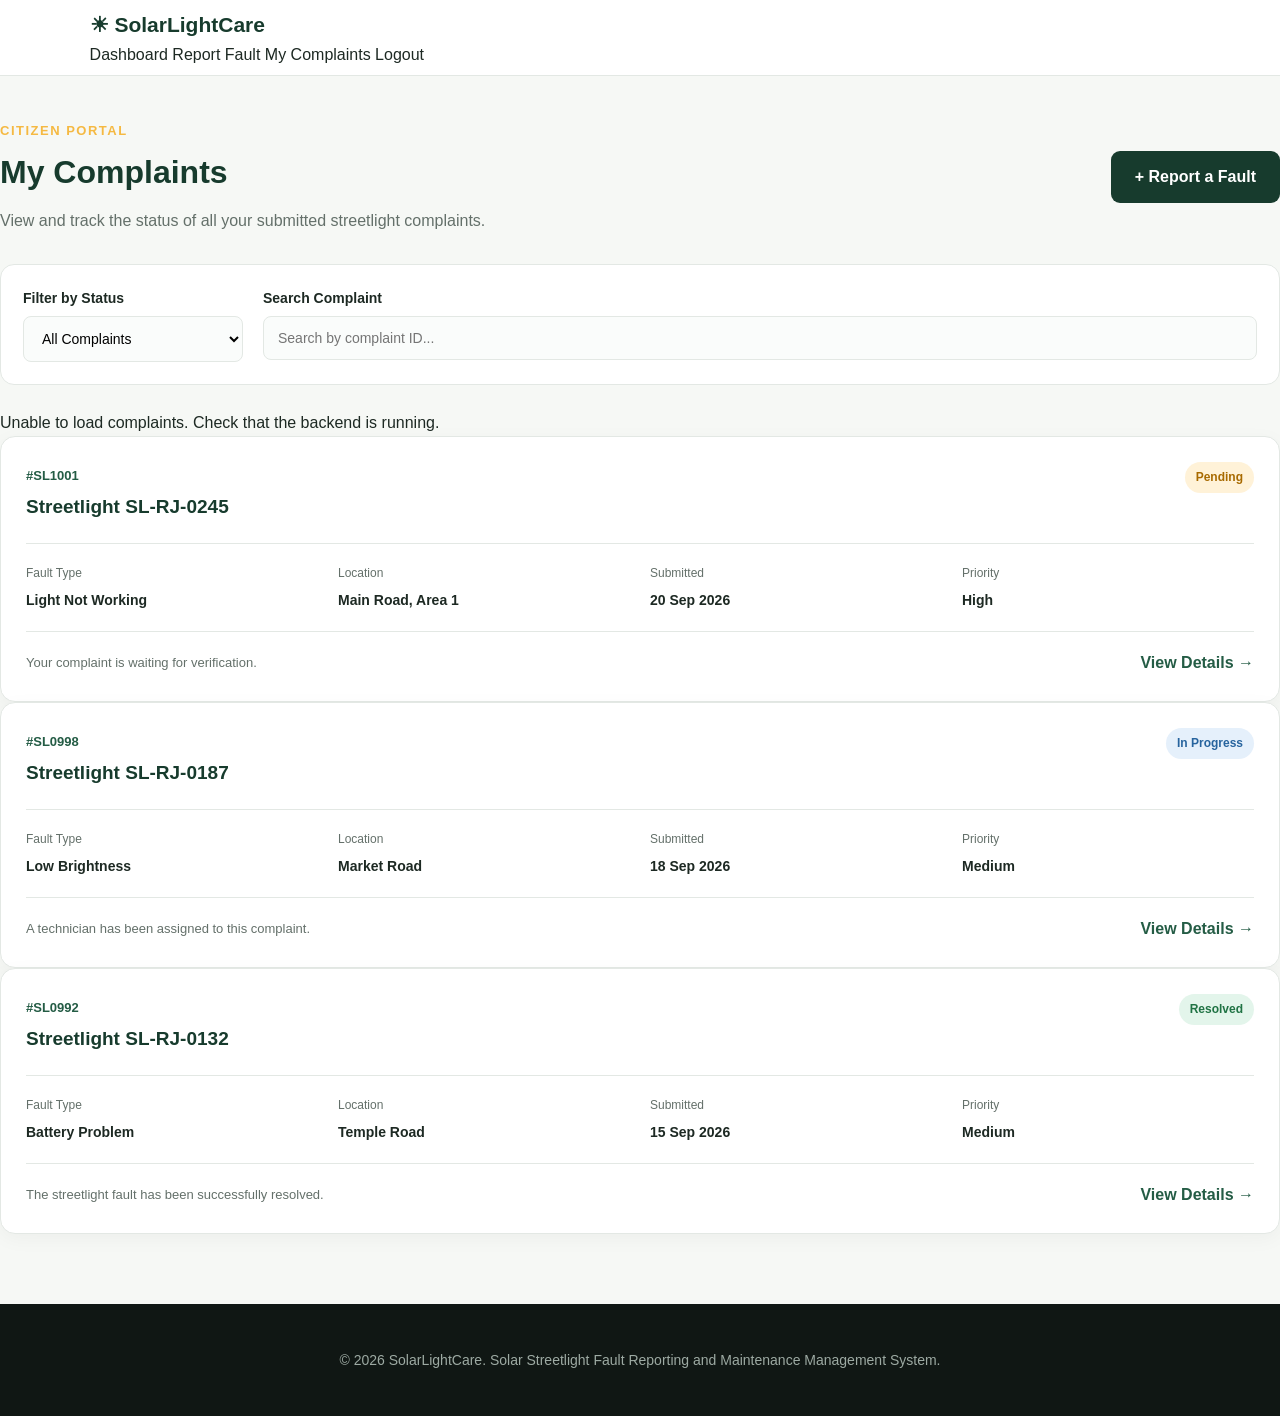
<file: SolarLightCare-Backup/frontend/my-complaints.html>
<!DOCTYPE html>
<html lang="en">

<head>
    <meta charset="UTF-8">
    <meta name="viewport" content="width=device-width, initial-scale=1.0">

    <title>My Complaints - SolarLightCare</title>

    <link rel="stylesheet" href="css/style.css">
</head>

<body>

    <!-- Navigation -->
    <nav class="navbar">

        <div class="container nav-container">

            <a href="index.html" class="logo">
                ☀ SolarLightCare
            </a>

            <div class="nav-links">
                <a href="citizen-dashboard.html">Dashboard</a>
                <a href="report-complaint.html">Report Fault</a>
                <a href="my-complaints.html">My Complaints</a>
                <a href="index.html">Logout</a>
            </div>

        </div>

    </nav>


    <!-- My Complaints -->
    <main class="complaints-page">

        <div class="container">

            <div class="complaints-header">

                <div>
                    <p class="dashboard-label">CITIZEN PORTAL</p>

                    <h1>My Complaints</h1>

                    <p>
                        View and track the status of all your submitted
                        streetlight complaints.
                    </p>
                </div>

                <a
                    href="report-complaint.html"
                    class="btn btn-primary"
                >
                    + Report a Fault
                </a>

            </div>


            <!-- Filters -->
            <div class="complaints-filter">

                <div class="form-group">

                    <label for="status-filter">
                        Filter by Status
                    </label>

                    <select id="status-filter">

                        <option value="all">
                            All Complaints
                        </option>

                        <option value="pending">
                            Pending
                        </option>

                        <option value="progress">
                            In Progress
                        </option>

                        <option value="resolved">
                            Resolved
                        </option>

                    </select>

                </div>


                <div class="form-group">

                    <label for="search-complaint">
                        Search Complaint
                    </label>

                    <input
                        type="text"
                        id="search-complaint"
                        placeholder="Search by complaint ID..."
                    >

                </div>

            </div>


            <!-- Complaints List -->

            <!-- Complaints List: populated dynamically by app.js -->
            <div class="complaints-list" id="complaints-list">
                <p>Loading complaints...</p>
            </div>

            <!-- Complaint 1 -->
                <div class="complaint-card">

                    <div class="complaint-card-header">

                        <div>

                            <span class="complaint-id">
                                #SL1001
                            </span>

                            <h2>Streetlight SL-RJ-0245</h2>

                        </div>

                        <span class="status-badge status-pending">
                            Pending
                        </span>

                    </div>


                    <div class="complaint-details">

                        <div>
                            <span>Fault Type</span>
                            <strong>Light Not Working</strong>
                        </div>

                        <div>
                            <span>Location</span>
                            <strong>Main Road, Area 1</strong>
                        </div>

                        <div>
                            <span>Submitted</span>
                            <strong>20 Sep 2026</strong>
                        </div>

                        <div>
                            <span>Priority</span>
                            <strong>High</strong>
                        </div>

                    </div>


                    <div class="complaint-card-footer">

                        <p>
                            Your complaint is waiting for verification.
                        </p>

                        <a
                            href="complaint-details.html"
                            class="view-complaint"
                        >
                            View Details →
                        </a>

                    </div>

                </div>


                <!-- Complaint 2 -->
                <div class="complaint-card">

                    <div class="complaint-card-header">

                        <div>

                            <span class="complaint-id">
                                #SL0998
                            </span>

                            <h2>Streetlight SL-RJ-0187</h2>

                        </div>

                        <span class="status-badge status-progress">
                            In Progress
                        </span>

                    </div>


                    <div class="complaint-details">

                        <div>
                            <span>Fault Type</span>
                            <strong>Low Brightness</strong>
                        </div>

                        <div>
                            <span>Location</span>
                            <strong>Market Road</strong>
                        </div>

                        <div>
                            <span>Submitted</span>
                            <strong>18 Sep 2026</strong>
                        </div>

                        <div>
                            <span>Priority</span>
                            <strong>Medium</strong>
                        </div>

                    </div>


                    <div class="complaint-card-footer">

                        <p>
                            A technician has been assigned to this complaint.
                        </p>

                        <a
                            href="complaint-details.html"
                            class="view-complaint"
                        >
                            View Details →
                        </a>

                    </div>

                </div>


                <!-- Complaint 3 -->
                <div class="complaint-card">

                    <div class="complaint-card-header">

                        <div>

                            <span class="complaint-id">
                                #SL0992
                            </span>

                            <h2>Streetlight SL-RJ-0132</h2>

                        </div>

                        <span class="status-badge status-resolved">
                            Resolved
                        </span>

                    </div>


                    <div class="complaint-details">

                        <div>
                            <span>Fault Type</span>
                            <strong>Battery Problem</strong>
                        </div>

                        <div>
                            <span>Location</span>
                            <strong>Temple Road</strong>
                        </div>

                        <div>
                            <span>Submitted</span>
                            <strong>15 Sep 2026</strong>
                        </div>

                        <div>
                            <span>Priority</span>
                            <strong>Medium</strong>
                        </div>

                    </div>


                    <div class="complaint-card-footer">

                        <p>
                            The streetlight fault has been successfully resolved.
                        </p>

                        <a
                            href="complaint-details.html"
                            class="view-complaint"
                        >
                            View Details →
                        </a>

                    </div>

                </div>

            </div>

        </div>

    </main>


    <!-- Footer -->
    <footer class="footer">

        <div class="container">

            <p>
                © 2026 SolarLightCare. Solar Streetlight Fault Reporting
                and Maintenance Management System.
            </p>

        </div>

    </footer>
    <script src="js/app.js"></script>

</body>

</html>
</file>
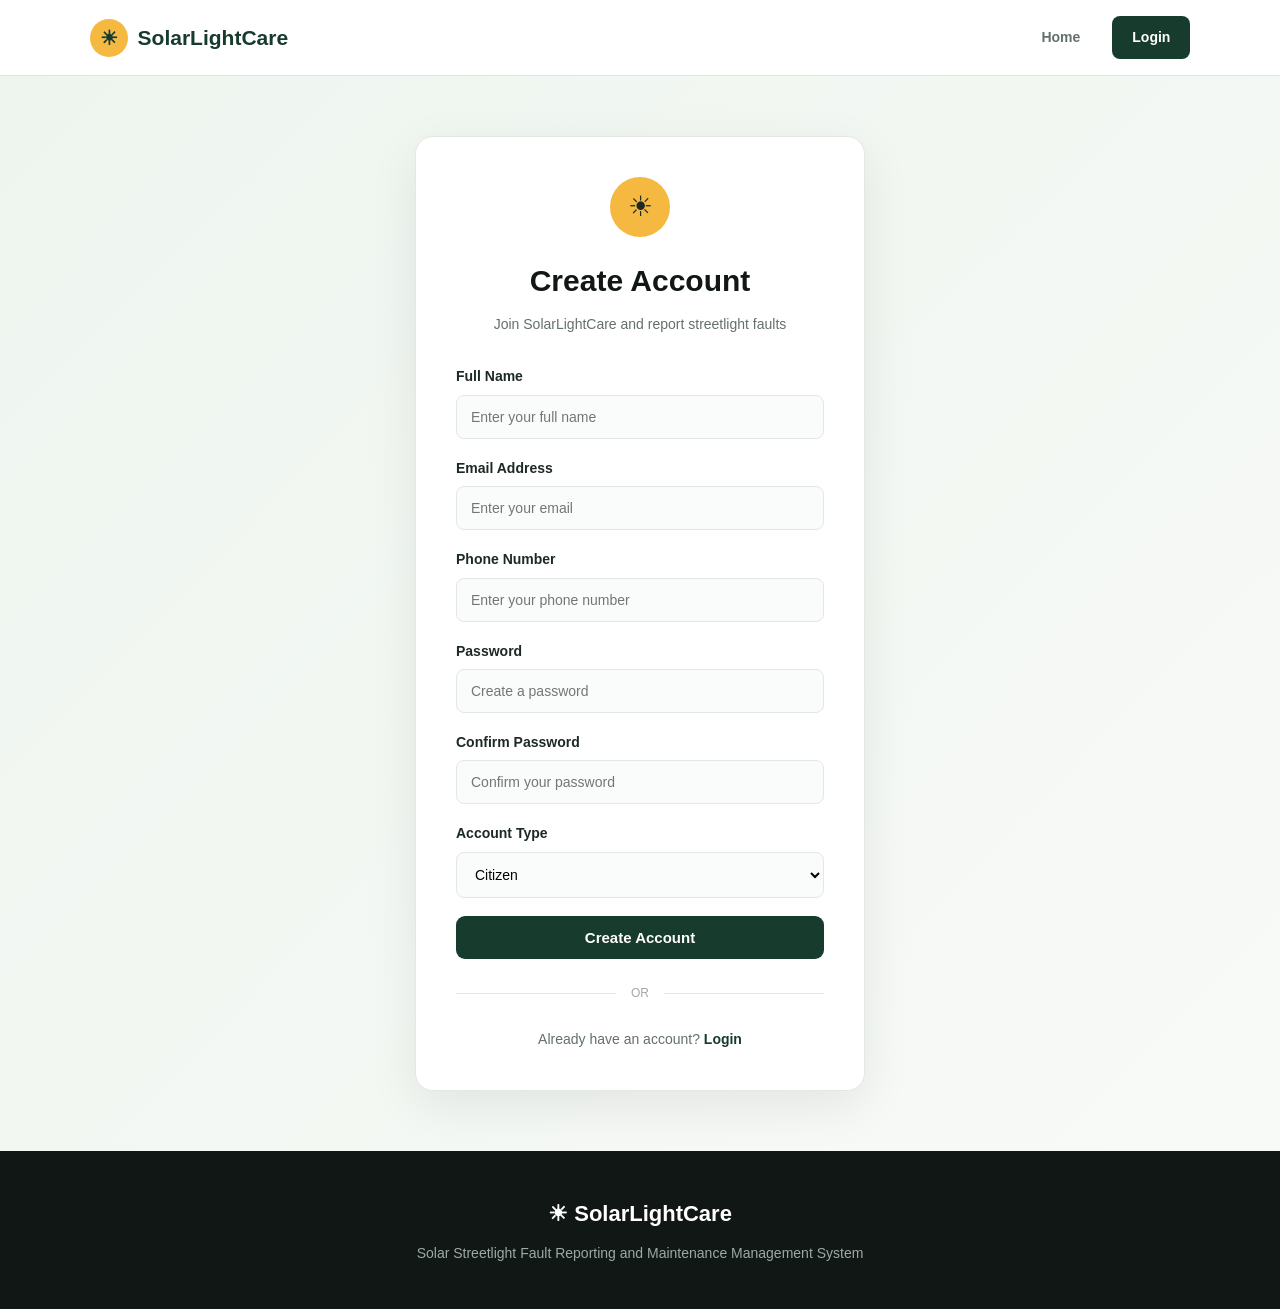
<file: SolarLightCare-Backup/frontend/register.html>
<!DOCTYPE html>
<html lang="en">

<head>

    <meta charset="UTF-8">
    <meta name="viewport" content="width=device-width, initial-scale=1.0">

    <title>Register | SolarLightCare</title>

    <link rel="stylesheet" href="css/style.css">

</head>


<body class="auth-page">


<!-- NAVBAR -->

<header class="navbar">

    <div class="logo">

        <span class="logo-icon">☀</span>

        <span>SolarLightCare</span>

    </div>


    <nav>

        <a href="index.html">
            Home
        </a>

        <a href="login.html" class="nav-login">
            Login
        </a>

    </nav>

</header>



<!-- REGISTER -->

<main class="auth-container">

    <div class="auth-card">

        <div class="auth-icon">
            ☀
        </div>


        <h1>
            Create Account
        </h1>


        <p class="auth-subtitle">
            Join SolarLightCare and report streetlight faults
        </p>



        <form id="registerForm">


            <!-- NAME -->

            <div class="form-group">

                <label for="name">
                    Full Name
                </label>

                <input
                    type="text"
                    id="name"
                    placeholder="Enter your full name"
                    required
                >

            </div>



            <!-- EMAIL -->

            <div class="form-group">

                <label for="register-email">
                    Email Address
                </label>

                <input
                    type="email"
                    id="register-email"
                    placeholder="Enter your email"
                    required
                >

            </div>



            <!-- PHONE -->

            <div class="form-group">

                <label for="phone">
                    Phone Number
                </label>

                <input
                    type="tel"
                    id="phone"
                    placeholder="Enter your phone number"
                    required
                >

            </div>



            <!-- PASSWORD -->

            <div class="form-group">

                <label for="register-password">
                    Password
                </label>

                <input
                    type="password"
                    id="register-password"
                    placeholder="Create a password"
                    required
                >

            </div>



            <!-- CONFIRM PASSWORD -->

            <div class="form-group">

                <label for="confirm-password">
                    Confirm Password
                </label>

                <input
                    type="password"
                    id="confirm-password"
                    placeholder="Confirm your password"
                    required
                >

            </div>



            <!-- ROLE -->

            <div class="form-group">

                <label for="register-role">
                    Account Type
                </label>

                <select id="register-role">

                    <option value="citizen">
                        Citizen
                    </option>

                    <option value="technician">
                        Technician
                    </option>

                </select>

            </div>



            <button
                type="submit"
                class="btn btn-primary auth-button"
            >
                Create Account
            </button>


        </form>



        <div class="auth-divider">
            <span>OR</span>
        </div>



        <p class="register-text">

            Already have an account?

            <a href="login.html">
                Login
            </a>

        </p>


    </div>

</main>



<!-- FOOTER -->

<footer>

    <div class="footer-logo">
        ☀ SolarLightCare
    </div>

    <p>
        Solar Streetlight Fault Reporting and
        Maintenance Management System
    </p>

</footer>
<script src="js/app.js"></script>


</body>

</html>
</file>
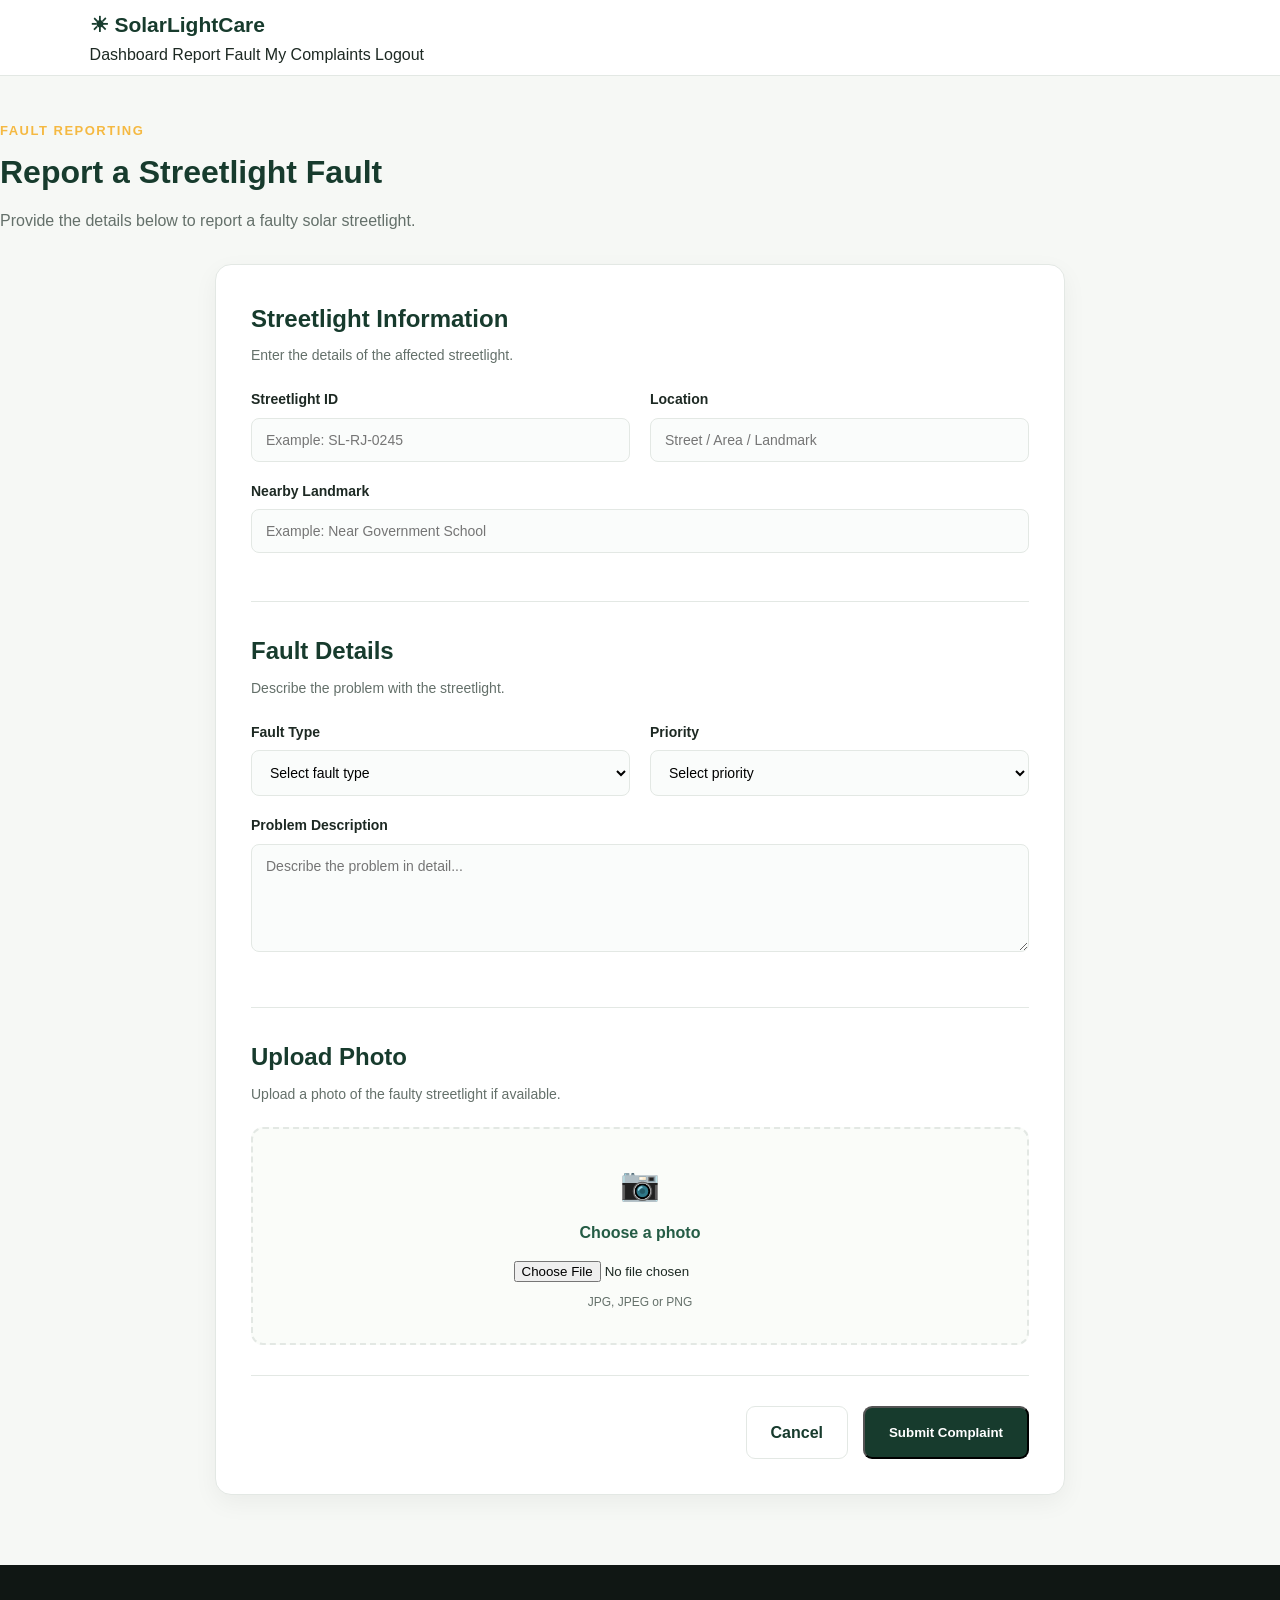
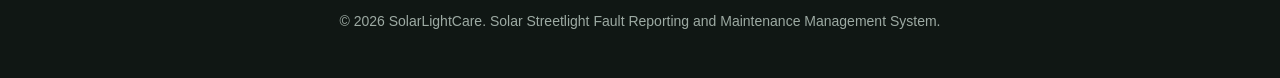
<file: SolarLightCare-Backup/frontend/report-complaint.html>
<!DOCTYPE html>
<html lang="en">

<head>
    <meta charset="UTF-8">
    <meta name="viewport" content="width=device-width, initial-scale=1.0">

    <title>Report a Fault - SolarLightCare</title>

    <link rel="stylesheet" href="css/style.css">
</head>

<body>

    <!-- Navigation -->
    <nav class="navbar">

        <div class="container nav-container">

            <a href="index.html" class="logo">
                ☀ SolarLightCare
            </a>

            <div class="nav-links">
                <a href="citizen-dashboard.html">Dashboard</a>
                <a href="report-complaint.html">Report Fault</a>
                <a href="my-complaints.html">My Complaints</a>
                <a href="index.html">Logout</a>
            </div>

        </div>

    </nav>


    <!-- Report Complaint -->
    <main class="report-page">

        <div class="container">

            <div class="report-header">

                <p class="dashboard-label">FAULT REPORTING</p>

                <h1>Report a Streetlight Fault</h1>

                <p>
                    Provide the details below to report a faulty
                    solar streetlight.
                </p>

            </div>


            <div class="report-card">

                <form id="complaintForm" action="#" method="post">

                    <!-- Streetlight Information -->
                    <div class="form-section">

                        <h2>Streetlight Information</h2>

                        <p class="form-section-description">
                            Enter the details of the affected streetlight.
                        </p>


                        <div class="form-row">

                            <div class="form-group">

                                <label for="streetlight-id">
                                    Streetlight ID
                                </label>

                                <input
                                    type="text"
                                    id="streetlight-id"
                                    name="streetlightId"
                                    placeholder="Example: SL-RJ-0245"
                                    required
                                >

                            </div>


                            <div class="form-group">

                                <label for="location">
                                    Location
                                </label>

                                <input
                                    type="text"
                                    id="location"
                                    name="location"
                                    placeholder="Street / Area / Landmark"
                                    required
                                >

                            </div>

                        </div>


                        <div class="form-group">

                            <label for="landmark">
                                Nearby Landmark
                            </label>

                            <input
                                type="text"
                                id="landmark"
                                name="landmark"
                                placeholder="Example: Near Government School"
                            >

                        </div>

                    </div>


                    <!-- Fault Details -->
                    <div class="form-section">

                        <h2>Fault Details</h2>

                        <p class="form-section-description">
                            Describe the problem with the streetlight.
                        </p>


                        <div class="form-row">

                            <div class="form-group">

                                <label for="fault-type">
                                    Fault Type
                                </label>

                                <select
                                    id="fault-type"
                                    name="faultType"
                                    required
                                >

                                    <option value="">
                                        Select fault type
                                    </option>

                                    <option value="not-working">
                                        Light Not Working
                                    </option>

                                    <option value="low-brightness">
                                        Low Brightness
                                    </option>

                                    <option value="flickering">
                                        Flickering
                                    </option>

                                    <option value="solar-panel">
                                        Solar Panel Damage
                                    </option>

                                    <option value="battery">
                                        Battery Problem
                                    </option>

                                    <option value="wiring">
                                        Wiring Problem
                                    </option>

                                    <option value="pole">
                                        Pole Damage
                                    </option>

                                    <option value="other">
                                        Other
                                    </option>

                                </select>

                            </div>


                            <div class="form-group">

                                <label for="priority">
                                    Priority
                                </label>

                                <select
                                    id="priority"
                                    name="priority"
                                    required
                                >

                                    <option value="">
                                        Select priority
                                    </option>

                                    <option value="low">
                                        Low
                                    </option>

                                    <option value="medium">
                                        Medium
                                    </option>

                                    <option value="high">
                                        High
                                    </option>

                                </select>

                            </div>

                        </div>


                        <div class="form-group">

                            <label for="description">
                                Problem Description
                            </label>

                            <textarea
                                id="description"
                                name="description"
                                rows="5"
                                placeholder="Describe the problem in detail..."
                                required
                            ></textarea>

                        </div>

                    </div>


                    <!-- Photo Upload -->
                    <div class="form-section">

                        <h2>Upload Photo</h2>

                        <p class="form-section-description">
                            Upload a photo of the faulty streetlight if available.
                        </p>


                        <div class="upload-box">

                            <div class="upload-icon">
                                📷
                            </div>

                            <label for="fault-photo">
                                Choose a photo
                            </label>

                            <input
                                type="file"
                                id="fault-photo"
                                name="faultPhoto"
                                accept="image/*"
                            >

                            <p>
                                JPG, JPEG or PNG
                            </p>

                        </div>

                    </div>


                    <!-- Submit -->
                    <div class="form-actions">

                        <a
                            href="citizen-dashboard.html"
                            class="btn btn-secondary"
                        >
                            Cancel
                        </a>

                        <button
                            type="submit"
                            class="btn btn-primary"
                        >
                            Submit Complaint
                        </button>

                    </div>

                </form>

            </div>

        </div>

    </main>


    <!-- Footer -->
    <footer class="footer">

        <div class="container">

            <p>
                © 2026 SolarLightCare. Solar Streetlight Fault Reporting
                and Maintenance Management System.
            </p>

        </div>

    </footer>
    <script src="js/app.js"></script>

</body>

</html>
</file>
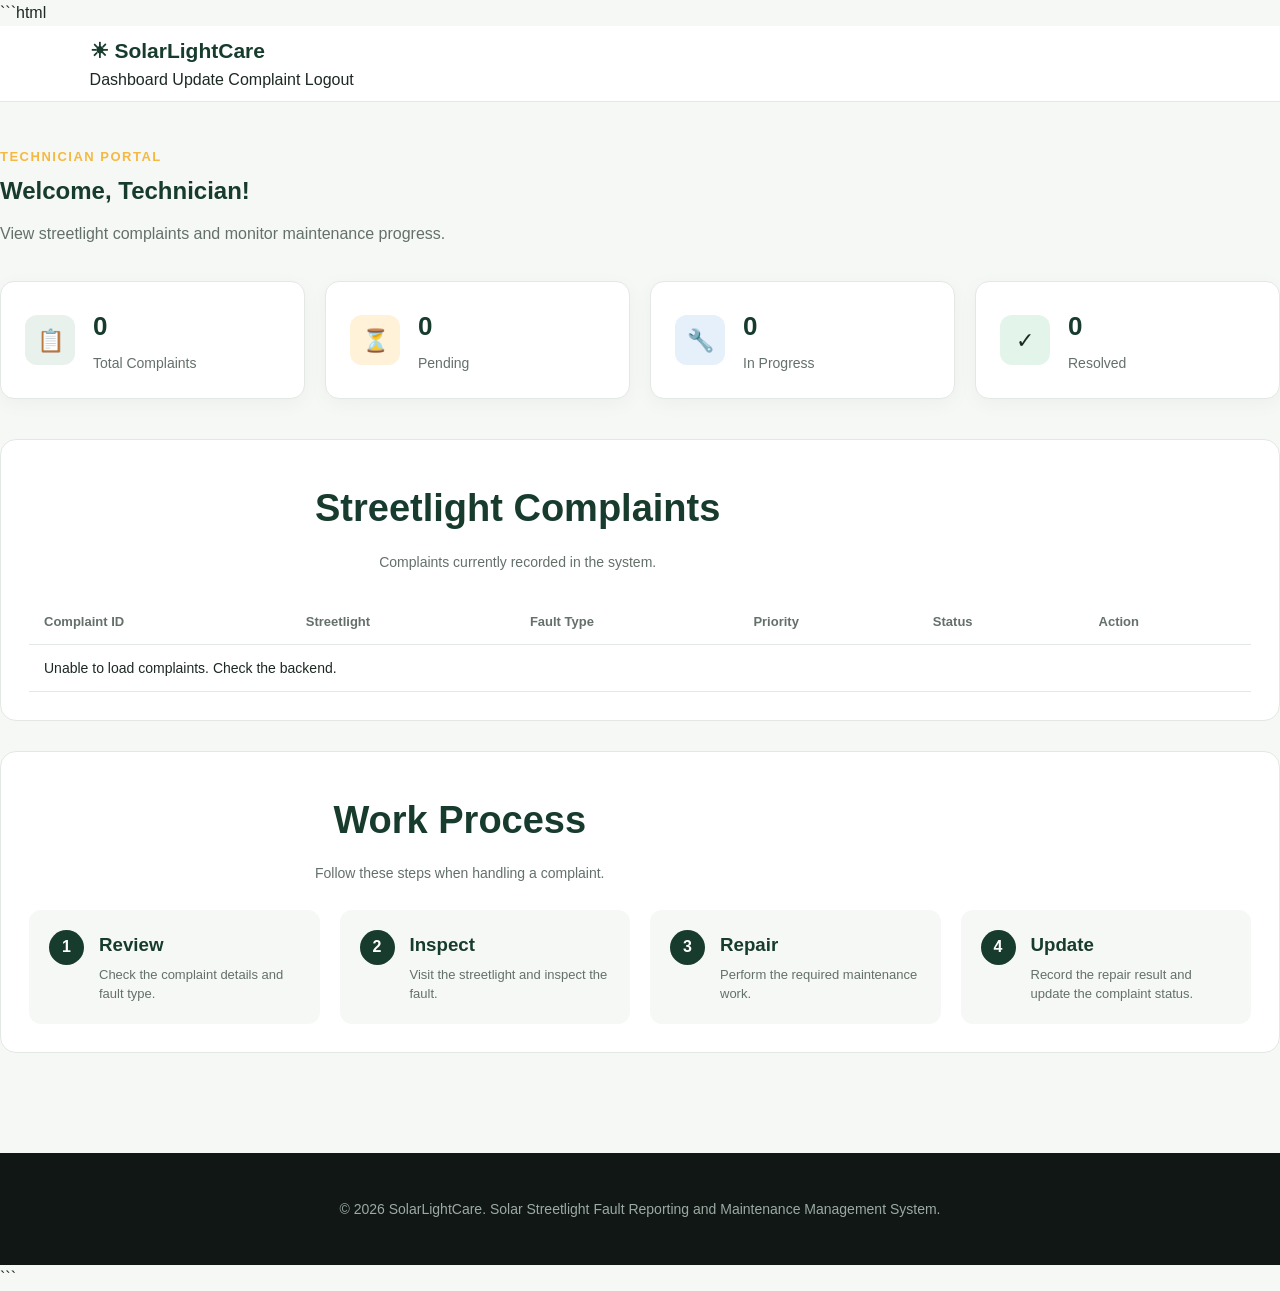
<file: SolarLightCare-Backup/frontend/technician-dashboard.html>
```html
<!DOCTYPE html>
<html lang="en">

<head>
    <meta charset="UTF-8">
    <meta name="viewport" content="width=device-width, initial-scale=1.0">

    <title>Technician Dashboard - SolarLightCare</title>

    <link rel="stylesheet" href="css/style.css">
</head>

<body>

    <!-- Navigation -->
    <nav class="navbar">
        <div class="container nav-container">

            <a href="index.html" class="logo">
                ☀ SolarLightCare
            </a>

            <div class="nav-links">
                <a href="technician-dashboard.html">Dashboard</a>
                <a href="update-complaint.html">Update Complaint</a>
                <a href="index.html">Logout</a>
            </div>

        </div>
    </nav>

    <!-- Technician Dashboard -->
    <main class="technician-page">
        <div class="container">

            <!-- Header -->
            <section class="technician-header">
                <div>
                    <p class="dashboard-label">TECHNICIAN PORTAL</p>

                    <h1>Welcome, Technician!</h1>

                    <p>
                        View streetlight complaints and monitor
                        maintenance progress.
                    </p>
                </div>
            </section>

            <!-- Statistics -->
            <section class="dashboard-stats">

                <div class="dashboard-stat-card">
                    <div class="stat-icon">📋</div>
                    <div>
                        <h3 id="technician-total">0</h3>
                        <p>Total Complaints</p>
                    </div>
                </div>

                <div class="dashboard-stat-card">
                    <div class="stat-icon warning">⏳</div>
                    <div>
                        <h3 id="technician-pending">0</h3>
                        <p>Pending</p>
                    </div>
                </div>

                <div class="dashboard-stat-card">
                    <div class="stat-icon info">🔧</div>
                    <div>
                        <h3 id="technician-progress">0</h3>
                        <p>In Progress</p>
                    </div>
                </div>

                <div class="dashboard-stat-card">
                    <div class="stat-icon success">✓</div>
                    <div>
                        <h3 id="technician-resolved">0</h3>
                        <p>Resolved</p>
                    </div>
                </div>

            </section>

            <!-- Complaints -->
            <section class="dashboard-section">

                <div class="section-heading">
                    <div>
                        <h2>Streetlight Complaints</h2>
                        <p>
                            Complaints currently recorded in the system.
                        </p>
                    </div>
                </div>

                <div class="complaints-table-wrapper">

                    <table class="complaints-table"
                           id="technician-complaints-table">

                        <thead>
                            <tr>
                                <th>Complaint ID</th>
                                <th>Streetlight</th>
                                <th>Fault Type</th>
                                <th>Priority</th>
                                <th>Status</th>
                                <th>Action</th>
                            </tr>
                        </thead>

                        <tbody id="technician-complaints-body">
                            <tr>
                                <td colspan="6">Loading complaints...</td>
                            </tr>
                        </tbody>

                    </table>

                </div>
            </section>

            <!-- Technician Instructions -->
            <section class="dashboard-section">

                <div class="section-heading">
                    <div>
                        <h2>Work Process</h2>
                        <p>
                            Follow these steps when handling a complaint.
                        </p>
                    </div>
                </div>

                <div class="technician-process">

                    <div class="process-item">
                        <div class="process-number">1</div>
                        <div>
                            <h3>Review</h3>
                            <p>
                                Check the complaint details and fault type.
                            </p>
                        </div>
                    </div>

                    <div class="process-item">
                        <div class="process-number">2</div>
                        <div>
                            <h3>Inspect</h3>
                            <p>
                                Visit the streetlight and inspect the fault.
                            </p>
                        </div>
                    </div>

                    <div class="process-item">
                        <div class="process-number">3</div>
                        <div>
                            <h3>Repair</h3>
                            <p>
                                Perform the required maintenance work.
                            </p>
                        </div>
                    </div>

                    <div class="process-item">
                        <div class="process-number">4</div>
                        <div>
                            <h3>Update</h3>
                            <p>
                                Record the repair result and update the
                                complaint status.
                            </p>
                        </div>
                    </div>

                </div>
            </section>

        </div>
    </main>

    <!-- Footer -->
    <footer class="footer">
        <div class="container">
            <p>
                © 2026 SolarLightCare. Solar Streetlight Fault Reporting
                and Maintenance Management System.
            </p>
        </div>
    </footer>

    <script src="js/app.js"></script>

</body>
</html>
```
</file>
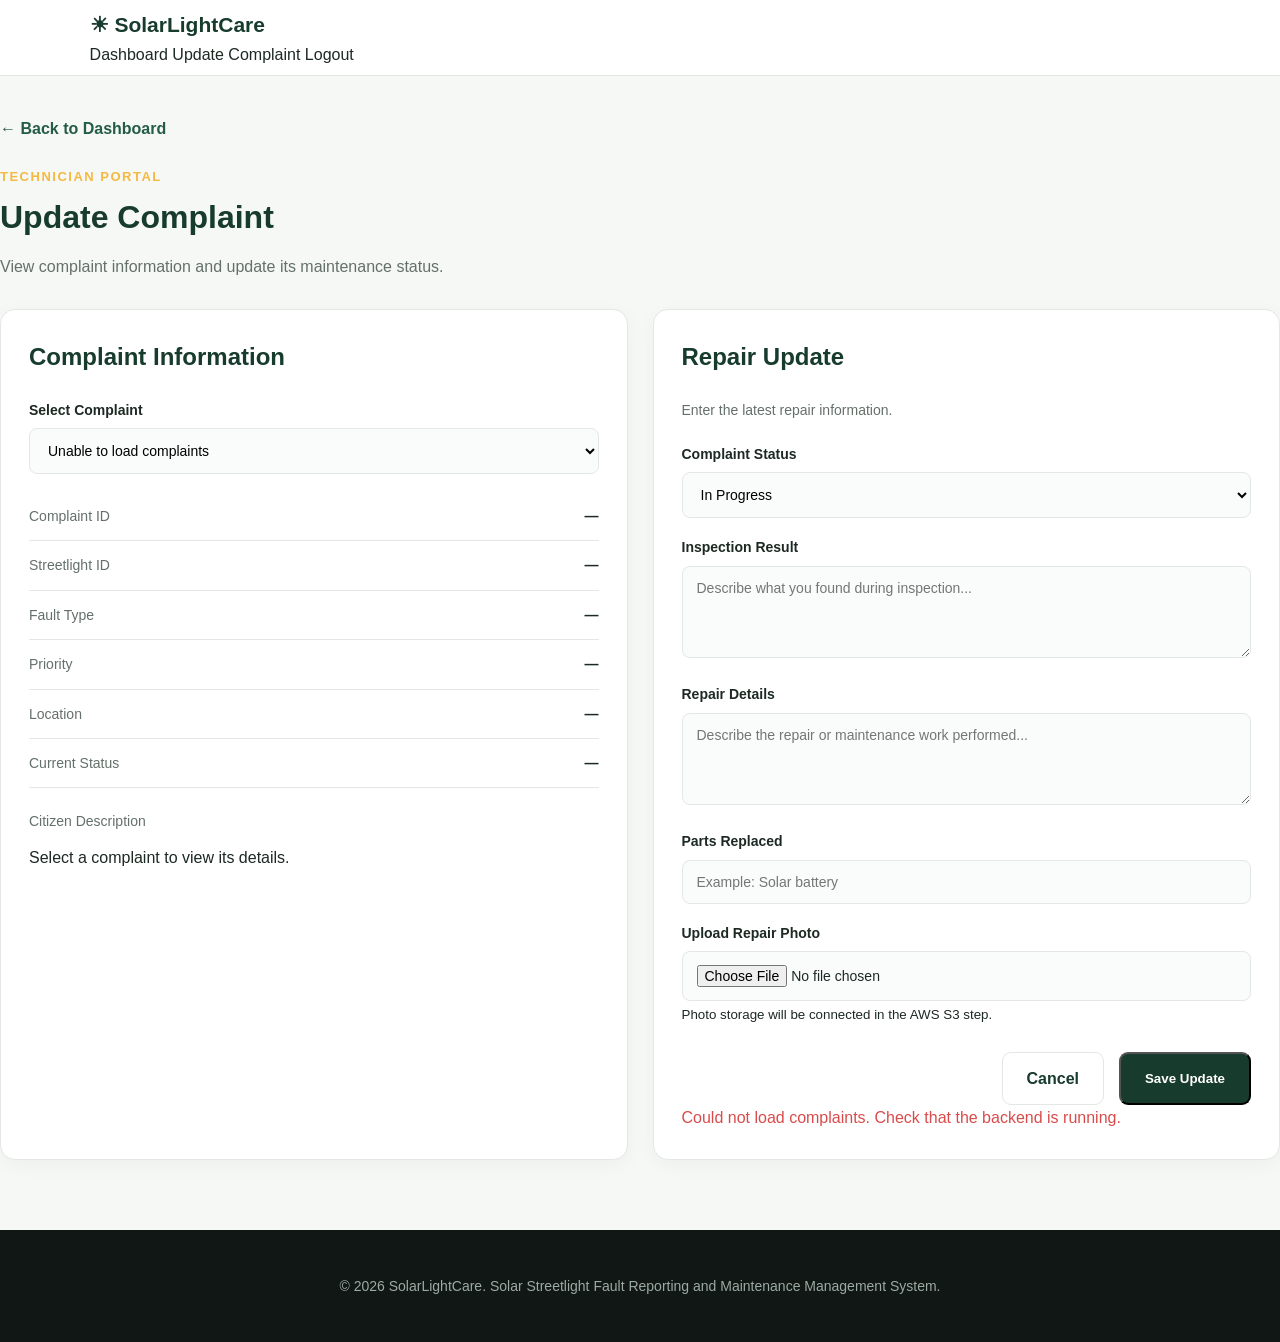
<file: SolarLightCare-Backup/frontend/update-complaint.html>
<!DOCTYPE html>
<html lang="en">

<head>
    <meta charset="UTF-8">
    <meta name="viewport" content="width=device-width, initial-scale=1.0">

    <title>Update Complaint - SolarLightCare</title>

    <link rel="stylesheet" href="css/style.css">
</head>

<body>

<!-- Navigation -->
<nav class="navbar">
    <div class="container nav-container">

        <a href="index.html" class="logo">
            ☀ SolarLightCare
        </a>

        <div class="nav-links">
            <a href="technician-dashboard.html">Dashboard</a>
            <a href="update-complaint.html">Update Complaint</a>
            <a href="index.html">Logout</a>
        </div>

    </div>
</nav>

<!-- Update Complaint -->
<main class="update-page">
    <div class="container">

        <a href="technician-dashboard.html" class="back-link">
            ← Back to Dashboard
        </a>

        <div class="update-header">
            <div>
                <p class="dashboard-label">TECHNICIAN PORTAL</p>

                <h1>Update Complaint</h1>

                <p>
                    View complaint information and update its
                    maintenance status.
                </p>
            </div>
        </div>

        <div class="update-grid">

            <!-- Complaint Information -->
            <section class="details-card">

                <h2>Complaint Information</h2>

                <div class="form-group">
                    <label for="update-complaint-id">
                        Select Complaint
                    </label>

                    <select id="update-complaint-id" required>
                        <option value="">Loading complaints...</option>
                    </select>
                </div>

                <div class="detail-row">
                    <span>Complaint ID</span>
                    <strong id="update-display-id">—</strong>
                </div>

                <div class="detail-row">
                    <span>Streetlight ID</span>
                    <strong id="update-streetlight-id">—</strong>
                </div>

                <div class="detail-row">
                    <span>Fault Type</span>
                    <strong id="update-fault-type">—</strong>
                </div>

                <div class="detail-row">
                    <span>Priority</span>
                    <strong id="update-priority">—</strong>
                </div>

                <div class="detail-row">
                    <span>Location</span>
                    <strong id="update-location">—</strong>
                </div>

                <div class="detail-row">
                    <span>Current Status</span>
                    <strong id="update-current-status">—</strong>
                </div>

                <div class="detail-description">
                    <span>Citizen Description</span>
                    <p id="update-description">
                        Select a complaint to view its details.
                    </p>
                </div>

            </section>

            <!-- Update Form -->
            <section class="details-card">

                <h2>Repair Update</h2>

                <p class="form-section-description">
                    Enter the latest repair information.
                </p>

                <form id="complaintUpdateForm">

                    <div class="form-group">
                        <label for="status">Complaint Status</label>

                        <select id="status" name="status" required>
                            <option value="IN_PROGRESS">In Progress</option>
                            <option value="RESOLVED">Resolved</option>
                        </select>
                    </div>

                    <div class="form-group">
                        <label for="inspection">Inspection Result</label>

                        <textarea
                                id="inspection"
                                name="inspection"
                                rows="4"
                                placeholder="Describe what you found during inspection..."
                                required
                        ></textarea>
                    </div>

                    <div class="form-group">
                        <label for="repair">Repair Details</label>

                        <textarea
                                id="repair"
                                name="repair"
                                rows="4"
                                placeholder="Describe the repair or maintenance work performed..."
                                required
                        ></textarea>
                    </div>

                    <div class="form-group">
                        <label for="parts">Parts Replaced</label>

                        <input
                                type="text"
                                id="parts"
                                name="parts"
                                placeholder="Example: Solar battery"
                        >
                    </div>

                    <div class="form-group">
                        <label for="repair-photo">Upload Repair Photo</label>

                        <input
                                type="file"
                                id="repair-photo"
                                name="repairPhoto"
                                accept="image/*"
                        >

                        <small>
                            Photo storage will be connected in the AWS S3 step.
                        </small>
                    </div>

                    <div class="form-actions">

                        <a
                                href="technician-dashboard.html"
                                class="btn btn-secondary"
                        >
                            Cancel
                        </a>

                        <button
                                type="submit"
                                class="btn btn-primary"
                                id="save-complaint-update"
                        >
                            Save Update
                        </button>

                    </div>

                    <p id="update-message" role="status"></p>

                </form>

            </section>

        </div>
    </div>
</main>

<!-- Footer -->
<footer class="footer">
    <div class="container">
        <p>
            © 2026 SolarLightCare. Solar Streetlight Fault Reporting
            and Maintenance Management System.
        </p>
    </div>
</footer>

<script src="js/app.js"></script>

</body>
</html>
</file>
<file: SolarLightCare-Backup/frontend/css/style.css>
/* =========================================
   GLOBAL
========================================= */

* {
    margin: 0;
    padding: 0;
    box-sizing: border-box;
}

:root {
    --primary: #173b2d;
    --primary-light: #245c45;
    --accent: #f5b942;
    --accent-light: #ffd978;

    --dark: #101714;
    --text: #1d2923;
    --text-light: #64706a;

    --background: #f6f8f5;
    --white: #ffffff;

    --border: #e3e8e4;

    --success: #24935a;
    --warning: #e99a24;
    --danger: #d94b4b;
    --info: #3478c9;
}

html {
    scroll-behavior: smooth;
}

body {
    font-family: Arial, Helvetica, sans-serif;
    background: var(--background);
    color: var(--text);
    line-height: 1.6;
}

a {
    text-decoration: none;
    color: inherit;
}


/* =========================================
   NAVBAR
========================================= */

.navbar {
    height: 76px;

    display: flex;
    align-items: center;
    justify-content: space-between;

    padding: 0 7%;

    background: var(--white);

    border-bottom: 1px solid var(--border);

    position: sticky;
    top: 0;

    z-index: 1000;
}

.logo {
    display: flex;
    align-items: center;
    gap: 10px;

    font-size: 21px;
    font-weight: 700;

    color: var(--primary);
}

.logo-icon {
    width: 38px;
    height: 38px;

    display: flex;
    align-items: center;
    justify-content: center;

    border-radius: 50%;

    background: var(--accent);

    font-size: 20px;
}

.navbar nav {
    display: flex;
    align-items: center;
    gap: 32px;
}

.navbar nav a {
    color: var(--text-light);
    font-size: 14px;
    font-weight: 600;
}

.navbar nav a:hover,
.navbar nav a.active {
    color: var(--primary);
}

.nav-login {
    background: var(--primary);
    color: white !important;

    padding: 10px 20px;

    border-radius: 8px;
}


/* =========================================
   HERO
========================================= */

.hero {
    min-height: 600px;

    padding: 70px 8%;

    display: flex;
    align-items: center;
    justify-content: space-between;

    background:
        linear-gradient(
            120deg,
            #eef5ef,
            #f9faf6
        );
}

.hero-content {
    max-width: 600px;
}

.hero-badge {
    display: inline-block;

    padding: 8px 14px;

    background: #e5f1e9;

    color: var(--primary);

    border-radius: 30px;

    font-size: 13px;
    font-weight: 700;

    margin-bottom: 25px;
}

.hero h1 {
    font-size: clamp(50px, 6vw, 82px);

    line-height: 1.05;

    letter-spacing: -3px;

    color: var(--dark);
}

.hero h1 span {
    color: var(--accent);
}

.hero p {
    max-width: 520px;

    margin-top: 25px;

    font-size: 18px;

    color: var(--text-light);
}

.hero-buttons {
    display: flex;

    gap: 15px;

    margin-top: 35px;
}


/* =========================================
   BUTTONS
========================================= */

.btn {
    display: inline-flex;

    align-items: center;
    justify-content: center;

    padding: 13px 24px;

    border-radius: 9px;

    font-weight: 700;

    transition: 0.2s;
}

.btn-primary {
    background: var(--primary);
    color: white;
}

.btn-primary:hover {
    background: var(--primary-light);
    transform: translateY(-2px);
}

.btn-secondary {
    background: white;

    color: var(--primary);

    border: 1px solid var(--border);
}

.btn-light {
    background: white;
    color: var(--primary);
}


/* =========================================
   HERO VISUAL
========================================= */

.hero-visual {
    width: 390px;
    height: 390px;

    position: relative;

    border-radius: 50%;

    background:
        radial-gradient(
            circle at 50% 35%,
            #fff0b0,
            #dcebd8 48%,
            #c3dcc8 100%
        );

    overflow: hidden;
}

.sun {
    width: 80px;
    height: 80px;

    background: #f7c84b;

    border-radius: 50%;

    position: absolute;

    top: 55px;
    right: 65px;

    box-shadow: 0 0 50px #f7c84b;
}

.streetlight {
    position: absolute;

    left: 175px;
    bottom: 55px;

    height: 240px;

    width: 12px;
}

.pole {
    position: absolute;

    width: 12px;
    height: 220px;

    background: #27352f;

    border-radius: 10px;

    bottom: 0;
}

.light {
    position: absolute;

    width: 100px;
    height: 35px;

    background: #27352f;

    border-radius: 20px 20px 5px 5px;

    left: -42px;
    top: 5px;
}

.light::after {
    content: "";

    position: absolute;

    width: 30px;
    height: 12px;

    background: #ffe89a;

    border-radius: 50%;

    left: 35px;
    top: 30px;

    box-shadow: 0 0 30px #ffe89a;
}

.base {
    position: absolute;

    width: 55px;
    height: 10px;

    background: #27352f;

    bottom: -5px;
    left: -21px;

    border-radius: 10px;
}

.ground {
    position: absolute;

    bottom: 0;
    left: 0;

    width: 100%;
    height: 60px;

    background: #8caf82;

    border-radius: 50% 50% 0 0;
}


/* =========================================
   STATS
========================================= */

.stats {
    display: grid;

    grid-template-columns:
        repeat(4, 1fr);

    gap: 20px;

    padding: 35px 8%;

    background: white;
}

.stat-card {
    text-align: center;

    padding: 20px;

    border-right: 1px solid var(--border);
}

.stat-card:last-child {
    border-right: none;
}

.stat-card h2 {
    color: var(--primary);

    font-size: 32px;
}

.stat-card p {
    color: var(--text-light);
}


/* =========================================
   SECTIONS
========================================= */

.section {
    padding: 90px 8%;
}

.section-heading {
    max-width: 650px;

    margin: 0 auto 50px;

    text-align: center;
}

.section-heading span {
    color: var(--accent);

    font-size: 13px;

    font-weight: 800;

    letter-spacing: 2px;
}

.section-heading h2 {
    margin-top: 10px;

    font-size: 38px;

    color: var(--dark);
}

.section-heading p {
    margin-top: 12px;

    color: var(--text-light);
}


/* =========================================
   STEPS
========================================= */

.steps {
    display: grid;

    grid-template-columns:
        repeat(4, 1fr);

    gap: 20px;
}

.step-card {
    position: relative;

    background: white;

    padding: 30px;

    border-radius: 15px;

    border: 1px solid var(--border);

    box-shadow: 0 5px 20px rgba(0,0,0,0.04);
}

.step-number {
    position: absolute;

    top: 18px;
    right: 20px;

    color: #dce7df;

    font-size: 28px;

    font-weight: 800;
}

.step-icon {
    font-size: 30px;

    margin-bottom: 15px;
}

.step-card h3 {
    margin-bottom: 8px;

    color: var(--primary);
}

.step-card p {
    color: var(--text-light);

    font-size: 14px;
}


/* =========================================
   FEATURES
========================================= */

.features-section {
    background: #edf3ee;
}

.features {
    display: grid;

    grid-template-columns:
        repeat(3, 1fr);

    gap: 20px;
}

.feature-card {
    background: white;

    padding: 28px;

    border-radius: 15px;

    border: 1px solid var(--border);
}

.feature-icon {
    width: 50px;
    height: 50px;

    display: flex;
    align-items: center;
    justify-content: center;

    background: #edf5ee;

    border-radius: 12px;

    font-size: 22px;

    margin-bottom: 18px;
}

.feature-card h3 {
    margin-bottom: 8px;

    color: var(--primary);
}

.feature-card p {
    color: var(--text-light);

    font-size: 14px;
}


/* =========================================
   CTA
========================================= */

.cta {
    margin: 70px 8%;

    padding: 45px;

    border-radius: 20px;

    background: var(--primary);

    color: white;

    display: flex;

    justify-content: space-between;

    align-items: center;
}

.cta h2 {
    font-size: 30px;
}

.cta p {
    color: #cbd8d0;
}


/* =========================================
   FOOTER
========================================= */

footer {
    background: var(--dark);

    color: white;

    padding: 45px 8%;

    text-align: center;
}

.footer-logo {
    font-size: 22px;

    font-weight: 700;

    margin-bottom: 10px;
}

footer p {
    color: #9daaa3;

    font-size: 14px;
}

.copyright {
    margin-top: 20px;
}


/* =========================================
   RESPONSIVE
========================================= */

@media (max-width: 900px) {

    .hero {
        flex-direction: column;

        text-align: center;

        gap: 50px;
    }

    .hero p {
        margin-left: auto;
        margin-right: auto;
    }

    .hero-buttons {
        justify-content: center;
    }

    .stats,
    .steps,
    .features {
        grid-template-columns: repeat(2, 1fr);
    }

    .cta {
        flex-direction: column;

        text-align: center;

        gap: 25px;
    }
}


@media (max-width: 600px) {

    .navbar {
        padding: 0 5%;
    }

    .navbar nav {
        display: none;
    }

    .hero {
        padding: 60px 5%;
    }

    .hero-visual {
        width: 300px;
        height: 300px;
    }

    .stats,
    .steps,
    .features {
        grid-template-columns: 1fr;
    }

    .section {
        padding: 60px 5%;
    }

    .cta {
        margin: 50px 5%;
    }
}
/* =========================================
   AUTHENTICATION PAGES
========================================= */

.auth-page {
    min-height: 100vh;

    display: flex;
    flex-direction: column;
}


/* AUTH CONTAINER */

.auth-container {
    flex: 1;

    display: flex;

    align-items: center;
    justify-content: center;

    padding: 60px 20px;

    background:
        linear-gradient(
            135deg,
            #eef5ef,
            #f8faf7
        );
}


/* AUTH CARD */

.auth-card {
    width: 100%;
    max-width: 450px;

    background: white;

    padding: 40px;

    border-radius: 18px;

    border: 1px solid var(--border);

    box-shadow:
        0 15px 50px rgba(0, 0, 0, 0.08);

    text-align: center;
}


/* AUTH ICON */

.auth-icon {
    width: 60px;
    height: 60px;

    display: flex;
    align-items: center;
    justify-content: center;

    margin: 0 auto 20px;

    border-radius: 50%;

    background: var(--accent);

    font-size: 28px;
}


/* AUTH HEADING */

.auth-card h1 {
    color: var(--dark);

    font-size: 30px;

    margin-bottom: 8px;
}

.auth-subtitle {
    color: var(--text-light);

    margin-bottom: 30px;

    font-size: 14px;
}


/* FORM */

.auth-card form {
    text-align: left;
}

.form-group {
    margin-bottom: 20px;
}

.form-group label {
    display: block;

    margin-bottom: 7px;

    font-size: 14px;

    font-weight: 700;

    color: var(--text);
}


/* LABEL ROW */

.label-row {
    display: flex;

    align-items: center;
    justify-content: space-between;
}

.label-row label {
    margin-bottom: 7px;
}

.forgot-password {
    font-size: 12px;

    color: var(--primary);

    font-weight: 600;
}


/* INPUTS */

.form-group input,
.form-group select,
.form-group textarea {

    width: 100%;

    padding: 13px 14px;

    border: 1px solid var(--border);

    border-radius: 8px;

    outline: none;

    font-family: inherit;

    font-size: 14px;

    background: #fafcfb;

    transition: 0.2s;
}

.form-group input:focus,
.form-group select:focus,
.form-group textarea:focus {

    border-color: var(--primary);

    background: white;

    box-shadow:
        0 0 0 3px rgba(23, 59, 45, 0.08);
}


/* AUTH BUTTON */

.auth-button {
    width: 100%;

    border: none;

    cursor: pointer;

    font-size: 15px;
}


/* DIVIDER */

.auth-divider {
    display: flex;

    align-items: center;

    gap: 15px;

    margin: 25px 0;

    color: #a0aaa4;

    font-size: 12px;
}

.auth-divider::before,
.auth-divider::after {

    content: "";

    height: 1px;

    flex: 1;

    background: var(--border);
}


/* REGISTER TEXT */

.register-text {
    font-size: 14px;

    color: var(--text-light);
}

.register-text a {
    color: var(--primary);

    font-weight: 700;
}
/* ================================
   CITIZEN DASHBOARD
================================ */

.dashboard-page {
    min-height: 100vh;
    background: var(--background);
    padding: 45px 0 70px;
}

.dashboard-header {
    display: flex;
    justify-content: space-between;
    align-items: center;
    gap: 30px;
    margin-bottom: 35px;
}

.dashboard-header h1 {
    color: var(--primary);
    margin: 5px 0 10px;
}

.dashboard-header p {
    color: var(--text-light);
}

.dashboard-label {
    color: var(--accent) !important;
    font-size: 13px;
    font-weight: 700;
    letter-spacing: 1.5px;
}

.dashboard-stats {
    display: grid;
    grid-template-columns: repeat(4, 1fr);
    gap: 20px;
    margin-bottom: 40px;
}

.dashboard-stat-card {
    background: var(--white);
    border: 1px solid var(--border);
    border-radius: 14px;
    padding: 24px;
    display: flex;
    align-items: center;
    gap: 18px;
    box-shadow: 0 5px 20px rgba(0, 0, 0, 0.04);
}

.stat-icon {
    width: 50px;
    height: 50px;
    border-radius: 12px;
    background: #e8f1ec;
    display: flex;
    align-items: center;
    justify-content: center;
    font-size: 22px;
}

.stat-icon.warning {
    background: #fff2d8;
}

.stat-icon.info {
    background: #e5f0fb;
}

.stat-icon.success {
    background: #e3f5eb;
}

.dashboard-stat-card h3 {
    font-size: 26px;
    color: var(--primary);
    margin-bottom: 4px;
}

.dashboard-stat-card p {
    color: var(--text-light);
    font-size: 14px;
}

.dashboard-section {
    background: var(--white);
    border: 1px solid var(--border);
    border-radius: 16px;
    padding: 28px;
    margin-bottom: 30px;
}

.section-heading {
    display: flex;
    justify-content: space-between;
    align-items: center;
    margin-bottom: 25px;
}

.section-heading h2 {
    color: var(--primary);
    margin-bottom: 5px;
}

.section-heading p {
    color: var(--text-light);
    font-size: 14px;
}

.section-heading a {
    color: var(--primary-light);
    font-weight: 600;
    text-decoration: none;
}

.complaints-table-wrapper {
    overflow-x: auto;
}

.complaints-table {
    width: 100%;
    border-collapse: collapse;
}

.complaints-table th,
.complaints-table td {
    padding: 15px;
    text-align: left;
    border-bottom: 1px solid var(--border);
}

.complaints-table th {
    color: var(--text-light);
    font-size: 13px;
    font-weight: 600;
}

.complaints-table td {
    color: var(--text);
    font-size: 14px;
}

.status-badge {
    display: inline-block;
    padding: 6px 11px;
    border-radius: 20px;
    font-size: 12px;
    font-weight: 600;
}

.status-pending {
    background: #fff2d8;
    color: #a86a00;
}

.status-progress {
    background: #e5f0fb;
    color: #27649e;
}

.status-resolved {
    background: #e3f5eb;
    color: #207344;
}

.quick-actions {
    display: grid;
    grid-template-columns: repeat(3, 1fr);
    gap: 20px;
}

.quick-action-card {
    display: flex;
    align-items: center;
    gap: 16px;
    padding: 20px;
    border: 1px solid var(--border);
    border-radius: 12px;
    text-decoration: none;
    transition: 0.3s;
}

.quick-action-card:hover {
    transform: translateY(-3px);
    box-shadow: 0 8px 20px rgba(0, 0, 0, 0.06);
}

.quick-action-icon {
    width: 45px;
    height: 45px;
    background: #e8f1ec;
    border-radius: 10px;
    display: flex;
    align-items: center;
    justify-content: center;
    font-size: 20px;
}

.quick-action-card h3 {
    color: var(--primary);
    margin-bottom: 5px;
}

.quick-action-card p {
    color: var(--text-light);
    font-size: 13px;
}


/* Dashboard responsive */

@media (max-width: 900px) {

    .dashboard-stats {
        grid-template-columns: repeat(2, 1fr);
    }

    .quick-actions {
        grid-template-columns: 1fr;
    }

}

@media (max-width: 600px) {

    .dashboard-header {
        flex-direction: column;
        align-items: flex-start;
    }

    .dashboard-stats {
        grid-template-columns: 1fr;
    }

    .dashboard-section {
        padding: 20px;
    }

}
/* ================================
   REPORT COMPLAINT PAGE
================================ */

.report-page {
    min-height: 100vh;
    background: var(--background);
    padding: 45px 0 70px;
}

.report-header {
    margin-bottom: 30px;
}

.report-header h1 {
    color: var(--primary);
    margin: 5px 0 10px;
}

.report-header > p:last-child {
    color: var(--text-light);
}

.report-card {
    max-width: 850px;
    margin: 0 auto;
    background: var(--white);
    border: 1px solid var(--border);
    border-radius: 16px;
    padding: 35px;
    box-shadow: 0 8px 25px rgba(0, 0, 0, 0.05);
}

.form-section {
    padding-bottom: 30px;
    margin-bottom: 30px;
    border-bottom: 1px solid var(--border);
}

.form-section:last-of-type {
    border-bottom: none;
    margin-bottom: 0;
}

.form-section h2 {
    color: var(--primary);
    margin-bottom: 6px;
}

.form-section-description {
    color: var(--text-light);
    font-size: 14px;
    margin-bottom: 22px;
}

.form-row {
    display: grid;
    grid-template-columns: 1fr 1fr;
    gap: 20px;
}

.form-group {
    margin-bottom: 18px;
}

.upload-box {
    border: 2px dashed var(--border);
    border-radius: 12px;
    padding: 30px;
    text-align: center;
    background: #fafcf9;
}

.upload-icon {
    font-size: 32px;
    margin-bottom: 10px;
}

.upload-box label {
    display: block;
    color: var(--primary-light);
    font-weight: 600;
    margin-bottom: 12px;
}

.upload-box input[type="file"] {
    max-width: 100%;
}

.upload-box p {
    color: var(--text-light);
    font-size: 12px;
    margin-top: 10px;
}

.form-actions {
    display: flex;
    justify-content: flex-end;
    gap: 15px;
    margin-top: 25px;
}

.btn-secondary {
    background: var(--white);
    color: var(--primary);
    border: 1px solid var(--border);
}

.btn-secondary:hover {
    background: var(--background);
}


/* Report page responsive */

@media (max-width: 700px) {

    .report-card {
        padding: 22px;
    }

    .form-row {
        grid-template-columns: 1fr;
        gap: 0;
    }

    .form-actions {
        flex-direction: column;
    }

    .form-actions .btn {
        width: 100%;
        text-align: center;
    }

}
/* ================================
   MY COMPLAINTS PAGE
================================ */

.complaints-page {
    min-height: 100vh;
    background: var(--background);
    padding: 45px 0 70px;
}

.complaints-header {
    display: flex;
    justify-content: space-between;
    align-items: center;
    gap: 25px;
    margin-bottom: 30px;
}

.complaints-header h1 {
    color: var(--primary);
    margin: 5px 0 10px;
}

.complaints-header p:last-child {
    color: var(--text-light);
}

.complaints-filter {
    background: var(--white);
    border: 1px solid var(--border);
    border-radius: 14px;
    padding: 22px;
    display: grid;
    grid-template-columns: 220px 1fr;
    gap: 20px;
    margin-bottom: 25px;
}

.complaints-filter .form-group {
    margin-bottom: 0;
}

.complaints-list {
    display: flex;
    flex-direction: column;
    gap: 20px;
}

.complaint-card {
    background: var(--white);
    border: 1px solid var(--border);
    border-radius: 15px;
    padding: 25px;
    box-shadow: 0 5px 20px rgba(0, 0, 0, 0.04);
}

.complaint-card-header {
    display: flex;
    justify-content: space-between;
    align-items: flex-start;
    gap: 20px;
    padding-bottom: 20px;
    border-bottom: 1px solid var(--border);
}

.complaint-id {
    color: var(--primary-light);
    font-size: 13px;
    font-weight: 700;
}

.complaint-card h2 {
    color: var(--primary);
    font-size: 19px;
    margin-top: 5px;
}

.complaint-details {
    display: grid;
    grid-template-columns: repeat(4, 1fr);
    gap: 20px;
    padding: 20px 0;
}

.complaint-details div {
    display: flex;
    flex-direction: column;
    gap: 6px;
}

.complaint-details span {
    color: var(--text-light);
    font-size: 12px;
}

.complaint-details strong {
    color: var(--text);
    font-size: 14px;
}

.complaint-card-footer {
    display: flex;
    justify-content: space-between;
    align-items: center;
    gap: 20px;
    padding-top: 18px;
    border-top: 1px solid var(--border);
}

.complaint-card-footer p {
    color: var(--text-light);
    font-size: 13px;
}

.view-complaint {
    color: var(--primary-light);
    font-weight: 600;
    text-decoration: none;
    white-space: nowrap;
}

.view-complaint:hover {
    text-decoration: underline;
}


/* Responsive */

@media (max-width: 800px) {

    .complaints-header {
        flex-direction: column;
        align-items: flex-start;
    }

    .complaints-filter {
        grid-template-columns: 1fr;
    }

    .complaint-details {
        grid-template-columns: repeat(2, 1fr);
    }

}

@media (max-width: 500px) {

    .complaint-card-header {
        flex-direction: column;
    }

    .complaint-details {
        grid-template-columns: 1fr;
    }

    .complaint-card-footer {
        flex-direction: column;
        align-items: flex-start;
    }

}
/* ================================
   COMPLAINT DETAILS PAGE
================================ */

.complaint-details-page {
    min-height: 100vh;
    background: var(--background);
    padding: 40px 0 70px;
}

.back-link {
    display: inline-block;
    color: var(--primary-light);
    text-decoration: none;
    font-weight: 600;
    margin-bottom: 25px;
}

.back-link:hover {
    text-decoration: underline;
}

.details-header {
    display: flex;
    justify-content: space-between;
    align-items: center;
    gap: 20px;
    margin-bottom: 30px;
}

.details-header h1 {
    color: var(--primary);
    margin: 5px 0;
}

.details-header p:last-child {
    color: var(--text-light);
}

.details-grid {
    display: grid;
    grid-template-columns: 1fr 1fr;
    gap: 25px;
}

.details-card {
    background: var(--white);
    border: 1px solid var(--border);
    border-radius: 15px;
    padding: 28px;
    box-shadow: 0 5px 20px rgba(0, 0, 0, 0.04);
}

.details-card h2 {
    color: var(--primary);
    margin-bottom: 22px;
}

.detail-row {
    display: flex;
    justify-content: space-between;
    gap: 20px;
    padding: 13px 0;
    border-bottom: 1px solid var(--border);
}

.detail-row span {
    color: var(--text-light);
    font-size: 14px;
}

.detail-row strong {
    color: var(--text);
    font-size: 14px;
    text-align: right;
}

.detail-description {
    padding-top: 20px;
}

.detail-description > span {
    color: var(--text-light);
    font-size: 14px;
}

.detail-description p {
    margin-top: 10px;
    line-height: 1.7;
    color: var(--text);
}

.timeline {
    position: relative;
    padding-left: 10px;
}

.timeline-item {
    display: flex;
    gap: 18px;
    position: relative;
    padding-bottom: 30px;
}

.timeline-item:last-child {
    padding-bottom: 0;
}

.timeline-item:not(:last-child)::before {
    content: "";
    position: absolute;
    left: 6px;
    top: 14px;
    height: calc(100% - 5px);
    width: 2px;
    background: var(--border);
}

.timeline-dot {
    width: 14px;
    height: 14px;
    flex-shrink: 0;
    margin-top: 4px;
    border-radius: 50%;
    background: var(--border);
    position: relative;
    z-index: 1;
}

.timeline-item.active .timeline-dot {
    background: var(--accent);
}

.timeline-item h3 {
    color: var(--primary);
    font-size: 15px;
    margin-bottom: 4px;
}

.timeline-item p {
    color: var(--text-light);
    font-size: 13px;
    margin-bottom: 5px;
}

.timeline-item small {
    color: var(--text-light);
    font-size: 12px;
}

.photo-placeholder {
    min-height: 180px;
    border: 2px dashed var(--border);
    border-radius: 12px;
    background: #fafcf9;
    display: flex;
    flex-direction: column;
    align-items: center;
    justify-content: center;
    text-align: center;
}

.photo-placeholder div {
    font-size: 40px;
    margin-bottom: 10px;
}

.photo-placeholder p {
    color: var(--text-light);
    font-size: 13px;
}

.not-assigned {
    text-align: center;
    padding: 20px;
}

.not-assigned div {
    font-size: 35px;
    margin-bottom: 12px;
}

.not-assigned h3 {
    color: var(--primary);
    margin-bottom: 8px;
}

.not-assigned p {
    color: var(--text-light);
    font-size: 13px;
    line-height: 1.6;
}


/* Responsive */

@media (max-width: 800px) {

    .details-grid {
        grid-template-columns: 1fr;
    }

    .details-header {
        flex-direction: column;
        align-items: flex-start;
    }

}

@media (max-width: 500px) {

    .detail-row {
        flex-direction: column;
        gap: 5px;
    }

    .detail-row strong {
        text-align: left;
    }

}
/* ================================
   ADMIN DASHBOARD
================================ */

.admin-page {
    min-height: 100vh;
    background: var(--background);
    padding: 45px 0 70px;
}

.admin-header {
    margin-bottom: 35px;
}

.admin-header h1 {
    color: var(--primary);
    margin: 5px 0 10px;
}

.admin-header p:last-child {
    color: var(--text-light);
}

.admin-actions {
    display: grid;
    grid-template-columns: 1fr 1fr;
    gap: 20px;
}

.admin-action-card {
    display: flex;
    align-items: center;
    gap: 18px;
    padding: 22px;
    border: 1px solid var(--border);
    border-radius: 12px;
    text-decoration: none;
    transition: 0.3s;
}

.admin-action-card:hover {
    transform: translateY(-3px);
    box-shadow: 0 8px 20px rgba(0, 0, 0, 0.06);
}

.admin-action-icon {
    width: 50px;
    height: 50px;
    flex-shrink: 0;
    background: #e8f1ec;
    border-radius: 10px;
    display: flex;
    align-items: center;
    justify-content: center;
    font-size: 23px;
}

.admin-action-card h3 {
    color: var(--primary);
    margin-bottom: 5px;
}

.admin-action-card p {
    color: var(--text-light);
    font-size: 13px;
}

.system-overview {
    display: grid;
    grid-template-columns: repeat(4, 1fr);
    gap: 20px;
}

.system-overview div {
    padding: 20px;
    background: var(--background);
    border-radius: 10px;
    display: flex;
    flex-direction: column;
    gap: 8px;
}

.system-overview span {
    color: var(--text-light);
    font-size: 13px;
}

.system-overview strong {
    color: var(--primary);
    font-size: 24px;
}


/* Responsive */

@media (max-width: 800px) {

    .admin-actions {
        grid-template-columns: 1fr;
    }

    .system-overview {
        grid-template-columns: repeat(2, 1fr);
    }

}

@media (max-width: 500px) {

    .system-overview {
        grid-template-columns: 1fr;
    }

}
/* ================================
   MANAGE COMPLAINTS
================================ */

.manage-page {
    min-height: 100vh;
    background: var(--background);
    padding: 45px 0 70px;
}

.manage-header {
    margin-bottom: 30px;
}

.manage-header h1 {
    color: var(--primary);
    margin: 5px 0 10px;
}

.manage-header p:last-child {
    color: var(--text-light);
}

.manage-filters {
    background: var(--white);
    border: 1px solid var(--border);
    border-radius: 14px;
    padding: 22px;
    display: grid;
    grid-template-columns: 200px 200px 1fr;
    gap: 20px;
    margin-bottom: 25px;
}

.manage-filters .form-group {
    margin-bottom: 0;
}

.manage-card {
    background: var(--white);
    border: 1px solid var(--border);
    border-radius: 15px;
    padding: 28px;
    box-shadow: 0 5px 20px rgba(0, 0, 0, 0.04);
}

.table-header {
    display: flex;
    justify-content: space-between;
    align-items: center;
    gap: 20px;
    margin-bottom: 25px;
}

.table-header h2 {
    color: var(--primary);
    margin-bottom: 5px;
}

.table-header p {
    color: var(--text-light);
    font-size: 14px;
}

.complaint-count {
    background: #e8f1ec;
    color: var(--primary);
    padding: 8px 13px;
    border-radius: 20px;
    font-size: 13px;
    font-weight: 600;
    white-space: nowrap;
}

.priority-high {
    color: var(--danger);
    font-weight: 600;
    font-size: 13px;
}

.priority-medium {
    color: #a86a00;
    font-weight: 600;
    font-size: 13px;
}

.table-action {
    color: var(--primary-light);
    font-weight: 600;
    text-decoration: none;
    font-size: 13px;
}

.table-action:hover {
    text-decoration: underline;
}


/* Responsive */

@media (max-width: 850px) {

    .manage-filters {
        grid-template-columns: 1fr 1fr;
    }

    .manage-filters .form-group:last-child {
        grid-column: span 2;
    }

}

@media (max-width: 600px) {

    .manage-filters {
        grid-template-columns: 1fr;
    }

    .manage-filters .form-group:last-child {
        grid-column: span 1;
    }

    .manage-card {
        padding: 18px;
    }

    .table-header {
        flex-direction: column;
        align-items: flex-start;
    }

}
/* ================================
   ASSIGN TECHNICIAN
================================ */

.assign-page {
    min-height: 100vh;
    background: var(--background);
    padding: 40px 0 70px;
}

.assign-header {
    margin-bottom: 30px;
}

.assign-header h1 {
    color: var(--primary);
    margin: 5px 0 10px;
}

.assign-header p:last-child {
    color: var(--text-light);
}

.assign-grid {
    display: grid;
    grid-template-columns: 1fr 1fr;
    gap: 25px;
}

.assignment-summary {
    background: var(--background);
    border-radius: 10px;
    padding: 18px;
    margin: 25px 0;
    display: grid;
    grid-template-columns: 1fr 1fr;
    gap: 15px;
}

.assignment-summary div {
    display: flex;
    flex-direction: column;
    gap: 6px;
}

.assignment-summary span {
    color: var(--text-light);
    font-size: 12px;
}

.assignment-summary strong {
    color: var(--primary);
    font-size: 14px;
}


/* Responsive */

@media (max-width: 800px) {

    .assign-grid {
        grid-template-columns: 1fr;
    }

}

@media (max-width: 500px) {

    .assignment-summary {
        grid-template-columns: 1fr;
    }

}
/* ================================
   TECHNICIAN DASHBOARD
================================ */

.technician-page {
    min-height: 100vh;
    background: var(--background);
    padding: 45px 0 70px;
}

.technician-header {
    margin-bottom: 35px;
}

.technician-header h1 {
    color: var(--primary);
    margin: 5px 0 10px;
}

.technician-header p:last-child {
    color: var(--text-light);
}

.technician-process {
    display: grid;
    grid-template-columns: repeat(4, 1fr);
    gap: 20px;
}

.process-item {
    display: flex;
    align-items: flex-start;
    gap: 15px;
    padding: 20px;
    background: var(--background);
    border-radius: 12px;
}

.process-number {
    width: 35px;
    height: 35px;
    flex-shrink: 0;
    border-radius: 50%;
    background: var(--primary);
    color: var(--white);
    display: flex;
    align-items: center;
    justify-content: center;
    font-weight: 700;
}

.process-item h3 {
    color: var(--primary);
    margin-bottom: 5px;
}

.process-item p {
    color: var(--text-light);
    font-size: 13px;
    line-height: 1.5;
}


/* Responsive */

@media (max-width: 900px) {

    .technician-process {
        grid-template-columns: repeat(2, 1fr);
    }

}

@media (max-width: 550px) {

    .technician-process {
        grid-template-columns: 1fr;
    }

}
/* ================================
   UPDATE COMPLAINT
================================ */

.update-page {
    min-height: 100vh;
    background: var(--background);
    padding: 40px 0 70px;
}

.update-header {
    margin-bottom: 30px;
}

.update-header h1 {
    color: var(--primary);
    margin: 5px 0 10px;
}

.update-header p:last-child {
    color: var(--text-light);
}

.update-grid {
    display: grid;
    grid-template-columns: 1fr 1fr;
    gap: 25px;
}


/* Responsive */

@media (max-width: 800px) {

    .update-grid {
        grid-template-columns: 1fr;
    }

}
</file>
